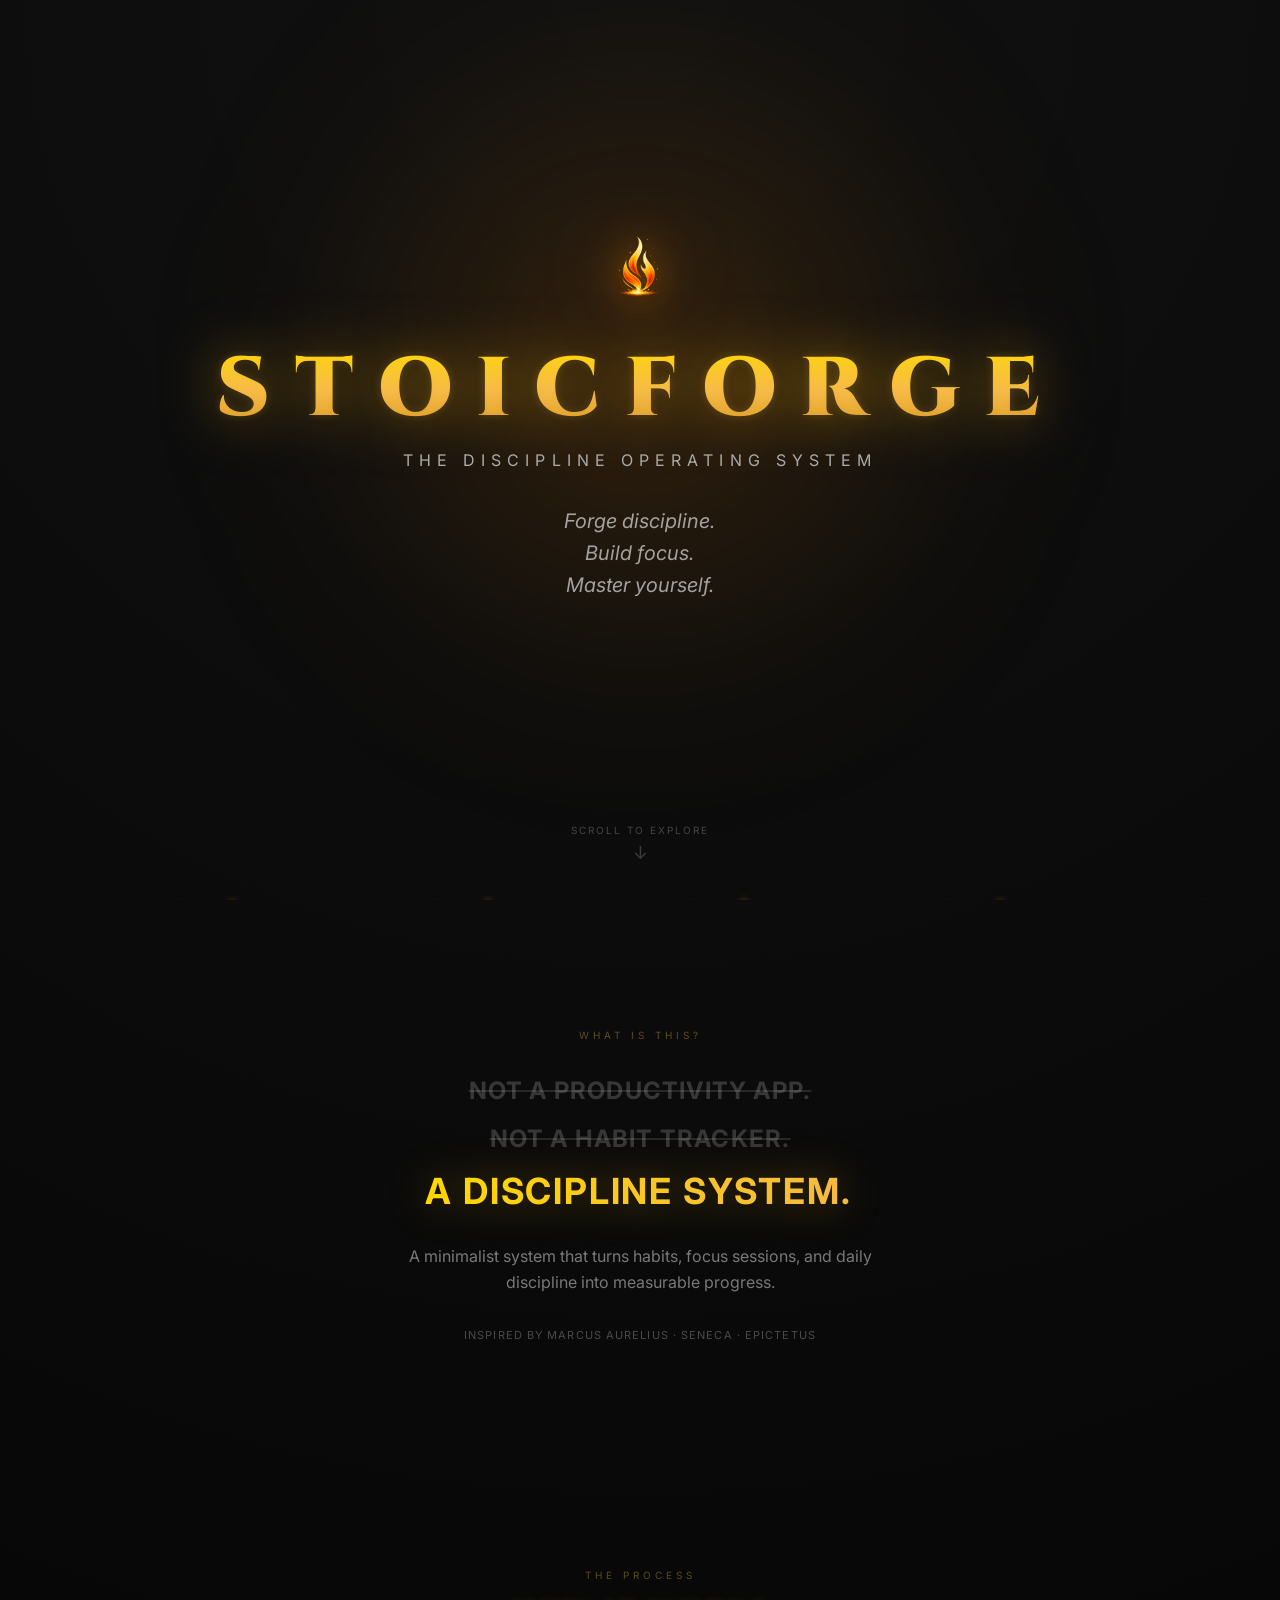
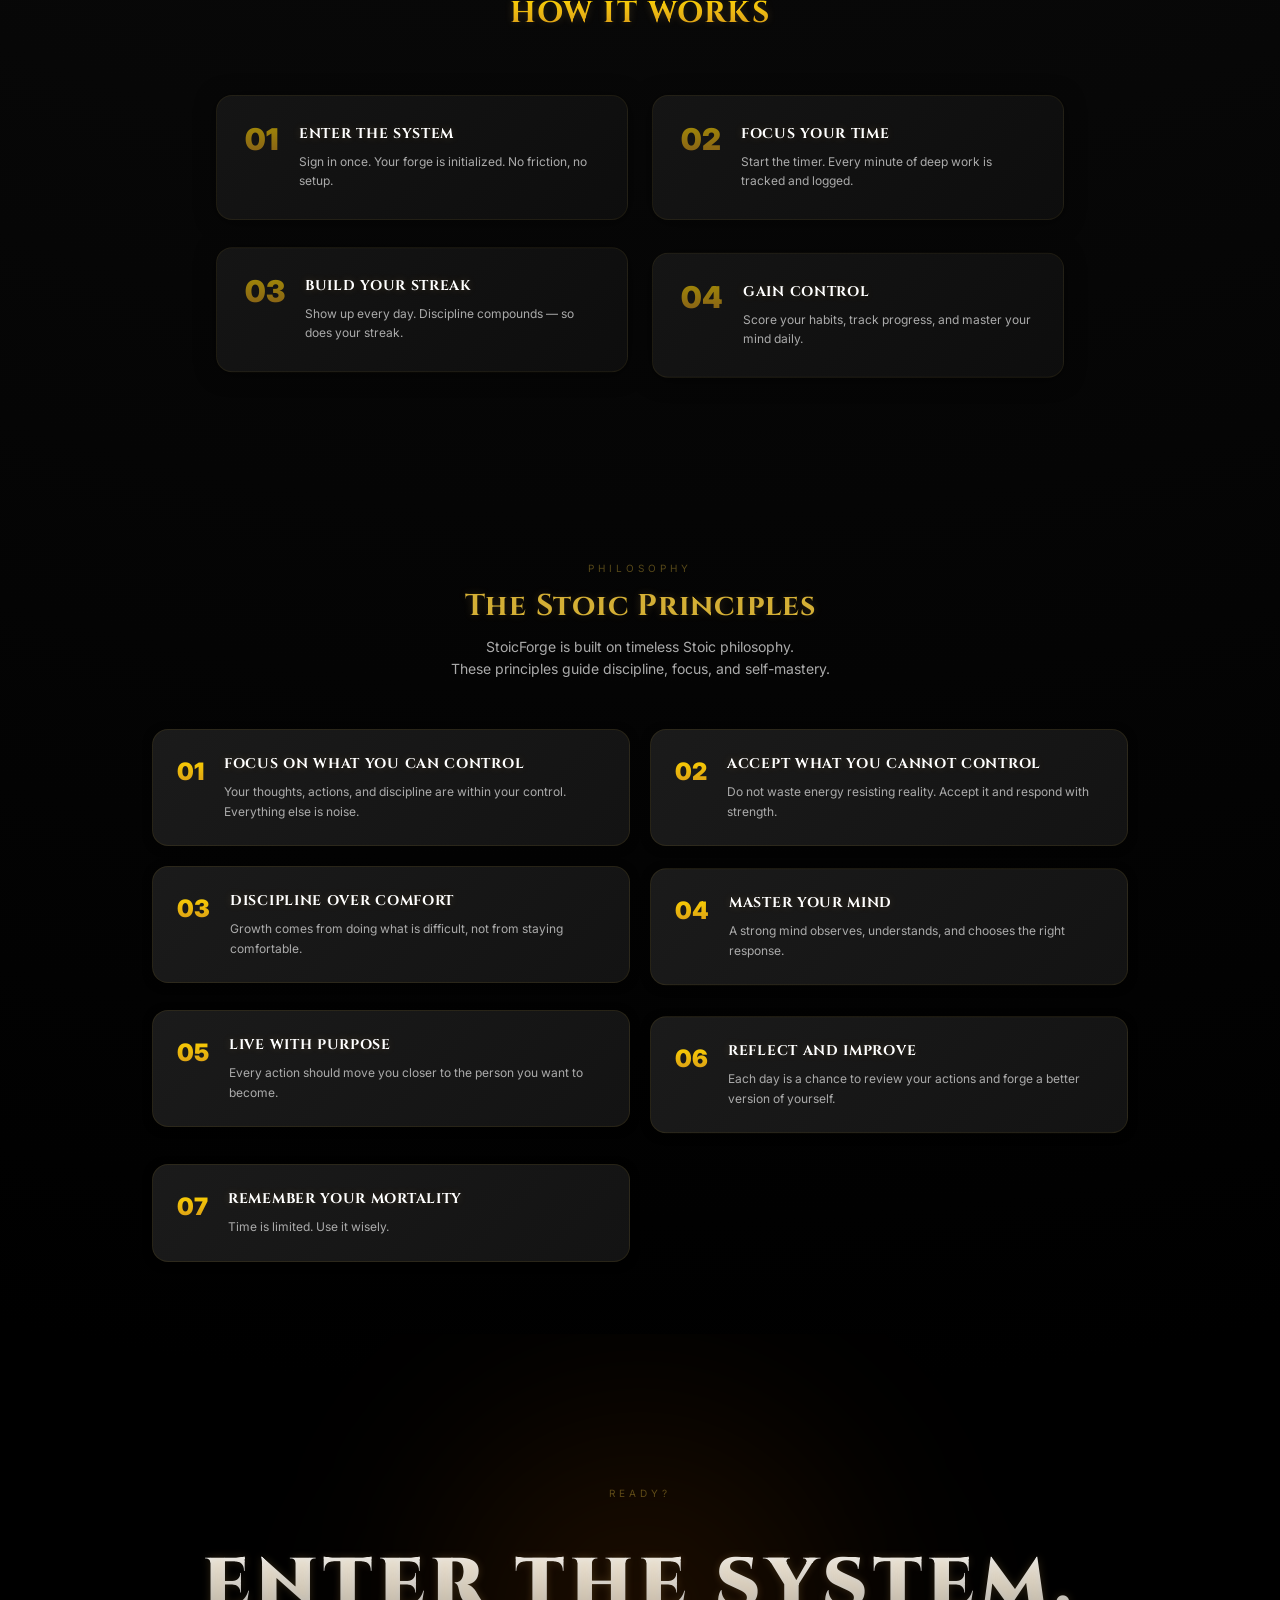
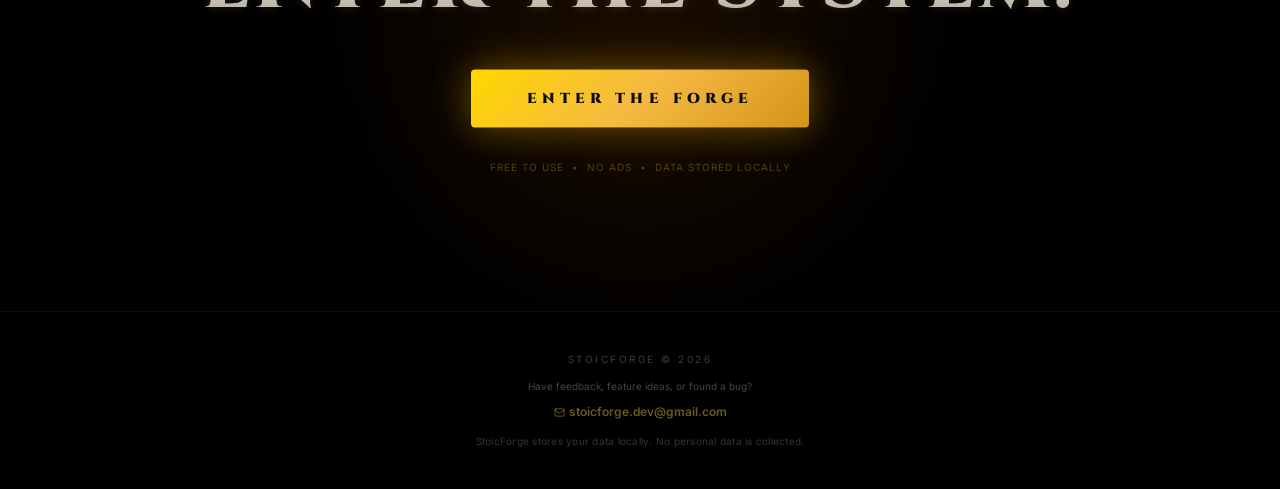
<file: index.html>
<!doctype html>
<html lang="en">
  <head>
    <meta charset="UTF-8" />
    <meta
      name="viewport"
      content="width=device-width, initial-scale=1.0, maximum-scale=1"
    />
    <title>StoicForge – Discipline Operating System</title>
    <meta name="description" content="Build discipline, track focus sessions, and forge consistency with StoicForge." />
    <meta name="keywords" content="discipline app, focus timer, habit tracker, productivity app, stoic philosophy" />
    <link rel="canonical" href="https://stoicforge.life/" />

    <meta property="og:title" content="StoicForge – Discipline Operating System" />
    <meta property="og:description" content="Track focus, build discipline, and forge consistency daily." />
    <meta property="og:image" content="/stoicforge-flame.svg" />
    <meta property="og:url" content="https://stoicforge.life/" />
    <meta property="og:type" content="website" />

    <link rel="icon" type="image/png" sizes="32x32" href="/favicon-32x32.png" />
    <link rel="icon" type="image/png" sizes="16x16" href="/favicon-16x16.png" />
    <link rel="icon" href="/favicon.ico" />
    <link rel="apple-touch-icon" href="/apple-touch-icon.png" />
    <link rel="manifest" href="/site.webmanifest" />
    <link rel="shortcut icon" href="/favicon.ico" />
    <link rel="preconnect" href="https://fonts.googleapis.com" />
    <link rel="preconnect" href="https://fonts.gstatic.com" crossorigin />
    <link
      href="https://fonts.googleapis.com/css2?family=Architects+Daughter&family=DM+Sans:ital,opsz,wght@0,9..40,100..1000;1,9..40,100..1000&family=Fira+Code:wght@300..700&family=Geist+Mono:wght@100..900&family=Geist:wght@100..900&family=IBM+Plex+Mono:ital,wght@0,100;0,200;0,300;0,400;0,500;0,600;0,700;1,100;1,200;1,300;1,400;1,500;1,600;1,700&family=IBM+Plex+Sans:ital,wght@0,100..700;1,100..700&family=Inter:ital,opsz,wght@0,14..32,100..900;1,14..32,100..900&family=JetBrains+Mono:ital,wght@0,100..800;1,100..800;1,100..800;1,100..800&family=Libre+Baskerville:ital,wght@0,400;0,700;1,400&family=Lora:ital,wght@0,400..700;1,400..700&family=Merriweather:ital,opsz,wght@0,18..144,300..900;1,18..144,300..900&family=Montserrat:ital,wght@0,100..900;1,100..900&family=Open+Sans:ital,wght@0,300..800;1,300..800&family=Outfit:wght@100..900&family=Oxanium:wght@200..800&family=Playfair+Display:ital,wght@0,400..900;1,400..900&family=Plus+Jakarta+Sans:wght@0,200..800;1,200..800&family=Poppins:wght@0,100;0,200;0,300;0,400;0,500;0,600;0,700;0,800;0,900;1,100;1,200;1,300;1,400;1,500;1,600;1,700;1,800;1,900&family=Roboto+Mono:ital,wght@0,100..700;1,100..700;1,100..700;1,100..700&family=Roboto:ital,wght@0,100..900;1,100..900&family=Source+Code+Pro:wght@0,200..900;1,200..900;1,200..900;1,200..900&family=Source+Serif+4:ital,opsz,wght@0,8..60,200..900;1,200..900&family=Space+Grotesk:wght@300..700&family=Space+Mono:ital,wght@0,400;0,700;1,400;1,700&display=swap"
      rel="stylesheet"
    />
    <!-- Google AdSense site verification / ad code -->
    <script async src="https://pagead2.googlesyndication.com/pagead/js/adsbygoogle.js?client=ca-pub-6369594430309238"
      crossorigin="anonymous"></script>
    <!-- Google AdSense site verification / ad code -->
    <script async src="https://pagead2.googlesyndication.com/pagead/js/adsbygoogle.js?client=ca-pub-6369594430309238"
      crossorigin="anonymous"></script>
    <!-- Google Analytics -->
    <script async src="https://www.googletagmanager.com/gtag/js?id=G-GJX3338EN8"></script>
    <script>
      window.dataLayer = window.dataLayer || [];
      function gtag(){dataLayer.push(arguments);}
      gtag('js', new Date());
      gtag('config', 'G-GJX3338EN8');
    </script>
    <script type="module" crossorigin src="/assets/index-H4rrrELU.js"></script>
    <link rel="stylesheet" crossorigin href="/assets/index---OIqAV9.css">
  </head>
  <body>
    <div id="root"></div>
  </body>
</html>
</file>
<file: assets/index---OIqAV9.css>
@import"https://fonts.googleapis.com/css2?family=Cinzel:wght@400;500;600;700;800;900&family=Inter:wght@300;400;500;600;700&display=swap";*,:before,:after{--tw-border-spacing-x: 0;--tw-border-spacing-y: 0;--tw-translate-x: 0;--tw-translate-y: 0;--tw-rotate: 0;--tw-skew-x: 0;--tw-skew-y: 0;--tw-scale-x: 1;--tw-scale-y: 1;--tw-pan-x: ;--tw-pan-y: ;--tw-pinch-zoom: ;--tw-scroll-snap-strictness: proximity;--tw-gradient-from-position: ;--tw-gradient-via-position: ;--tw-gradient-to-position: ;--tw-ordinal: ;--tw-slashed-zero: ;--tw-numeric-figure: ;--tw-numeric-spacing: ;--tw-numeric-fraction: ;--tw-ring-inset: ;--tw-ring-offset-width: 0px;--tw-ring-offset-color: #fff;--tw-ring-color: rgb(59 130 246 / .5);--tw-ring-offset-shadow: 0 0 #0000;--tw-ring-shadow: 0 0 #0000;--tw-shadow: 0 0 #0000;--tw-shadow-colored: 0 0 #0000;--tw-blur: ;--tw-brightness: ;--tw-contrast: ;--tw-grayscale: ;--tw-hue-rotate: ;--tw-invert: ;--tw-saturate: ;--tw-sepia: ;--tw-drop-shadow: ;--tw-backdrop-blur: ;--tw-backdrop-brightness: ;--tw-backdrop-contrast: ;--tw-backdrop-grayscale: ;--tw-backdrop-hue-rotate: ;--tw-backdrop-invert: ;--tw-backdrop-opacity: ;--tw-backdrop-saturate: ;--tw-backdrop-sepia: ;--tw-contain-size: ;--tw-contain-layout: ;--tw-contain-paint: ;--tw-contain-style: }::backdrop{--tw-border-spacing-x: 0;--tw-border-spacing-y: 0;--tw-translate-x: 0;--tw-translate-y: 0;--tw-rotate: 0;--tw-skew-x: 0;--tw-skew-y: 0;--tw-scale-x: 1;--tw-scale-y: 1;--tw-pan-x: ;--tw-pan-y: ;--tw-pinch-zoom: ;--tw-scroll-snap-strictness: proximity;--tw-gradient-from-position: ;--tw-gradient-via-position: ;--tw-gradient-to-position: ;--tw-ordinal: ;--tw-slashed-zero: ;--tw-numeric-figure: ;--tw-numeric-spacing: ;--tw-numeric-fraction: ;--tw-ring-inset: ;--tw-ring-offset-width: 0px;--tw-ring-offset-color: #fff;--tw-ring-color: rgb(59 130 246 / .5);--tw-ring-offset-shadow: 0 0 #0000;--tw-ring-shadow: 0 0 #0000;--tw-shadow: 0 0 #0000;--tw-shadow-colored: 0 0 #0000;--tw-blur: ;--tw-brightness: ;--tw-contrast: ;--tw-grayscale: ;--tw-hue-rotate: ;--tw-invert: ;--tw-saturate: ;--tw-sepia: ;--tw-drop-shadow: ;--tw-backdrop-blur: ;--tw-backdrop-brightness: ;--tw-backdrop-contrast: ;--tw-backdrop-grayscale: ;--tw-backdrop-hue-rotate: ;--tw-backdrop-invert: ;--tw-backdrop-opacity: ;--tw-backdrop-saturate: ;--tw-backdrop-sepia: ;--tw-contain-size: ;--tw-contain-layout: ;--tw-contain-paint: ;--tw-contain-style: }*,:before,:after{box-sizing:border-box;border-width:0;border-style:solid;border-color:#e5e7eb}:before,:after{--tw-content: ""}html,:host{line-height:1.5;-webkit-text-size-adjust:100%;-moz-tab-size:4;-o-tab-size:4;tab-size:4;font-family:var(--font-sans);font-feature-settings:normal;font-variation-settings:normal;-webkit-tap-highlight-color:transparent}body{margin:0;line-height:inherit}hr{height:0;color:inherit;border-top-width:1px}abbr:where([title]){-webkit-text-decoration:underline dotted;text-decoration:underline dotted}h1,h2,h3,h4,h5,h6{font-size:inherit;font-weight:inherit}a{color:inherit;text-decoration:inherit}b,strong{font-weight:bolder}code,kbd,samp,pre{font-family:var(--font-mono);font-feature-settings:normal;font-variation-settings:normal;font-size:1em}small{font-size:80%}sub,sup{font-size:75%;line-height:0;position:relative;vertical-align:baseline}sub{bottom:-.25em}sup{top:-.5em}table{text-indent:0;border-color:inherit;border-collapse:collapse}button,input,optgroup,select,textarea{font-family:inherit;font-feature-settings:inherit;font-variation-settings:inherit;font-size:100%;font-weight:inherit;line-height:inherit;letter-spacing:inherit;color:inherit;margin:0;padding:0}button,select{text-transform:none}button,input:where([type=button]),input:where([type=reset]),input:where([type=submit]){-webkit-appearance:button;background-color:transparent;background-image:none}:-moz-focusring{outline:auto}:-moz-ui-invalid{box-shadow:none}progress{vertical-align:baseline}::-webkit-inner-spin-button,::-webkit-outer-spin-button{height:auto}[type=search]{-webkit-appearance:textfield;outline-offset:-2px}::-webkit-search-decoration{-webkit-appearance:none}::-webkit-file-upload-button{-webkit-appearance:button;font:inherit}summary{display:list-item}blockquote,dl,dd,h1,h2,h3,h4,h5,h6,hr,figure,p,pre{margin:0}fieldset{margin:0;padding:0}legend{padding:0}ol,ul,menu{list-style:none;margin:0;padding:0}dialog{padding:0}textarea{resize:vertical}input::-moz-placeholder,textarea::-moz-placeholder{opacity:1;color:#9ca3af}input::placeholder,textarea::placeholder{opacity:1;color:#9ca3af}button,[role=button]{cursor:pointer}:disabled{cursor:default}img,svg,video,canvas,audio,iframe,embed,object{display:block;vertical-align:middle}img,video{max-width:100%;height:auto}[hidden]:where(:not([hidden=until-found])){display:none}html{scroll-behavior:smooth}:root{--background: 0 0% 6%;--foreground: 0 0% 100%;--card: 0 0% 11%;--card-foreground: 0 0% 100%;--popover: 0 0% 11%;--popover-foreground: 0 0% 100%;--primary: 46 65% 52%;--primary-foreground: 0 0% 6%;--secondary: 0 0% 15%;--secondary-foreground: 0 0% 80%;--muted: 0 0% 15%;--muted-foreground: 0 0% 67%;--accent: 46 65% 52%;--accent-foreground: 0 0% 6%;--destructive: 0 84% 60%;--destructive-foreground: 0 0% 100%;--border: 0 0% 20%;--input: 0 0% 20%;--ring: 46 65% 52%;--radius: .5rem;--font-cinzel: "Cinzel", serif;--font-inter: "Inter", sans-serif}body{--tw-bg-opacity: 1;background-color:hsl(var(--background) / var(--tw-bg-opacity, 1));--tw-text-opacity: 1;color:hsl(var(--foreground) / var(--tw-text-opacity, 1));-webkit-font-smoothing:antialiased;-moz-osx-font-smoothing:grayscale}body *::-moz-selection{background-color:hsl(var(--primary) / .3);--tw-text-opacity: 1;color:hsl(var(--primary) / var(--tw-text-opacity, 1))}body *::selection{background-color:hsl(var(--primary) / .3);--tw-text-opacity: 1;color:hsl(var(--primary) / var(--tw-text-opacity, 1))}body::-moz-selection{background-color:hsl(var(--primary) / .3);--tw-text-opacity: 1;color:hsl(var(--primary) / var(--tw-text-opacity, 1))}body::selection{background-color:hsl(var(--primary) / .3);--tw-text-opacity: 1;color:hsl(var(--primary) / var(--tw-text-opacity, 1))}body{font-family:var(--font-inter);background-image:radial-gradient(rgba(255,255,255,.025) 1px,transparent 1px),radial-gradient(circle at 50% 0%,rgba(212,175,55,.04) 0%,transparent 50%);background-size:3px 3px,100% 100%;background-attachment:fixed}h1,h2,h3,h4,h5,h6{font-family:var(--font-cinzel);letter-spacing:.025em;text-shadow:0 0 8px rgba(255,200,100,.18)}.sr-only{position:absolute;width:1px;height:1px;padding:0;margin:-1px;overflow:hidden;clip:rect(0,0,0,0);white-space:nowrap;border-width:0}.pointer-events-none{pointer-events:none}.pointer-events-auto{pointer-events:auto}.visible{visibility:visible}.invisible{visibility:hidden}.fixed{position:fixed}.absolute{position:absolute}.relative{position:relative}.sticky{position:sticky}.inset-0{inset:0}.inset-x-0{left:0;right:0}.inset-y-0{top:0;bottom:0}.-bottom-12{bottom:-3rem}.-bottom-4{bottom:-1rem}.-left-12{left:-3rem}.-right-12{right:-3rem}.-right-4{right:-1rem}.-top-1{top:-.25rem}.-top-12{top:-3rem}.bottom-0{bottom:0}.bottom-10{bottom:2.5rem}.left-0{left:0}.left-1{left:.25rem}.left-1\/2{left:50%}.left-2{left:.5rem}.left-3{left:.75rem}.left-\[50\%\]{left:50%}.right-0{right:0}.right-1{right:.25rem}.right-2{right:.5rem}.right-3{right:.75rem}.right-4{right:1rem}.right-8{right:2rem}.top-0{top:0}.top-1\.5{top:.375rem}.top-1\/2{top:50%}.top-2{top:.5rem}.top-3{top:.75rem}.top-3\.5{top:.875rem}.top-4{top:1rem}.top-\[1px\]{top:1px}.top-\[50\%\]{top:50%}.top-\[60\%\]{top:60%}.top-full{top:100%}.z-0{z-index:0}.z-10{z-index:10}.z-20{z-index:20}.z-50{z-index:50}.z-\[100\]{z-index:100}.z-\[1\]{z-index:1}.z-\[200\]{z-index:200}.z-\[300\]{z-index:300}.z-\[999\]{z-index:999}.-mx-1{margin-left:-.25rem;margin-right:-.25rem}.mx-2{margin-left:.5rem;margin-right:.5rem}.mx-3\.5{margin-left:.875rem;margin-right:.875rem}.mx-4{margin-left:1rem;margin-right:1rem}.mx-auto{margin-left:auto;margin-right:auto}.my-0\.5{margin-top:.125rem;margin-bottom:.125rem}.my-1{margin-top:.25rem;margin-bottom:.25rem}.-ml-4{margin-left:-1rem}.-mt-4{margin-top:-1rem}.mb-1{margin-bottom:.25rem}.mb-10{margin-bottom:2.5rem}.mb-12{margin-bottom:3rem}.mb-16{margin-bottom:4rem}.mb-2{margin-bottom:.5rem}.mb-3{margin-bottom:.75rem}.mb-4{margin-bottom:1rem}.mb-6{margin-bottom:1.5rem}.ml-0\.5{margin-left:.125rem}.ml-1{margin-left:.25rem}.ml-auto{margin-left:auto}.mr-1{margin-right:.25rem}.mr-2{margin-right:.5rem}.mt-0\.5{margin-top:.125rem}.mt-1{margin-top:.25rem}.mt-1\.5{margin-top:.375rem}.mt-2{margin-top:.5rem}.mt-24{margin-top:6rem}.mt-3{margin-top:.75rem}.mt-4{margin-top:1rem}.mt-5{margin-top:1.25rem}.mt-6{margin-top:1.5rem}.mt-auto{margin-top:auto}.block{display:block}.inline-block{display:inline-block}.inline{display:inline}.flex{display:flex}.inline-flex{display:inline-flex}.table{display:table}.grid{display:grid}.hidden{display:none}.aspect-square{aspect-ratio:1 / 1}.aspect-video{aspect-ratio:16 / 9}.size-4{width:1rem;height:1rem}.h-0\.5{height:.125rem}.h-1{height:.25rem}.h-1\.5{height:.375rem}.h-10{height:2.5rem}.h-11{height:2.75rem}.h-12{height:3rem}.h-16{height:4rem}.h-2{height:.5rem}.h-2\.5{height:.625rem}.h-3{height:.75rem}.h-3\.5{height:.875rem}.h-4{height:1rem}.h-40{height:10rem}.h-5{height:1.25rem}.h-6{height:1.5rem}.h-7{height:1.75rem}.h-8{height:2rem}.h-9{height:2.25rem}.h-\[1\.5px\]{height:1.5px}.h-\[1px\]{height:1px}.h-\[220px\]{height:220px}.h-\[var\(--radix-navigation-menu-viewport-height\)\]{height:var(--radix-navigation-menu-viewport-height)}.h-\[var\(--radix-select-trigger-height\)\]{height:var(--radix-select-trigger-height)}.h-auto{height:auto}.h-full{height:100%}.h-px{height:1px}.h-svh{height:100svh}.max-h-\[--radix-context-menu-content-available-height\]{max-height:var(--radix-context-menu-content-available-height)}.max-h-\[--radix-select-content-available-height\]{max-height:var(--radix-select-content-available-height)}.max-h-\[300px\]{max-height:300px}.max-h-\[60vh\]{max-height:60vh}.max-h-\[var\(--radix-dropdown-menu-content-available-height\)\]{max-height:var(--radix-dropdown-menu-content-available-height)}.max-h-screen{max-height:100vh}.min-h-0{min-height:0px}.min-h-10{min-height:2.5rem}.min-h-8{min-height:2rem}.min-h-9{min-height:2.25rem}.min-h-\[150px\]{min-height:150px}.min-h-\[300px\]{min-height:300px}.min-h-\[80px\]{min-height:80px}.min-h-screen{min-height:100vh}.min-h-svh{min-height:100svh}.w-0{width:0px}.w-1{width:.25rem}.w-1\.5{width:.375rem}.w-1\/3{width:33.333333%}.w-10{width:2.5rem}.w-11{width:2.75rem}.w-2{width:.5rem}.w-2\.5{width:.625rem}.w-3{width:.75rem}.w-3\.5{width:.875rem}.w-3\/4{width:75%}.w-4{width:1rem}.w-5{width:1.25rem}.w-6{width:1.5rem}.w-64{width:16rem}.w-7{width:1.75rem}.w-72{width:18rem}.w-8{width:2rem}.w-9{width:2.25rem}.w-\[100px\]{width:100px}.w-\[1px\]{width:1px}.w-\[var\(--sidebar-width\)\]{width:var(--sidebar-width)}.w-auto{width:auto}.w-full{width:100%}.w-max{width:-moz-max-content;width:max-content}.w-px{width:1px}.min-w-0{min-width:0px}.min-w-10{min-width:2.5rem}.min-w-11{min-width:2.75rem}.min-w-5{min-width:1.25rem}.min-w-9{min-width:2.25rem}.min-w-\[12rem\]{min-width:12rem}.min-w-\[8rem\]{min-width:8rem}.min-w-\[var\(--radix-select-trigger-width\)\]{min-width:var(--radix-select-trigger-width)}.max-w-3xl{max-width:48rem}.max-w-4xl{max-width:56rem}.max-w-5xl{max-width:64rem}.max-w-\[var\(--skeleton-width\)\]{max-width:var(--skeleton-width)}.max-w-lg{max-width:32rem}.max-w-max{max-width:-moz-max-content;max-width:max-content}.max-w-md{max-width:28rem}.max-w-xl{max-width:36rem}.flex-1{flex:1 1 0%}.flex-shrink-0,.shrink-0{flex-shrink:0}.grow{flex-grow:1}.grow-0{flex-grow:0}.basis-full{flex-basis:100%}.caption-bottom{caption-side:bottom}.border-collapse{border-collapse:collapse}.origin-\[--radix-context-menu-content-transform-origin\]{transform-origin:var(--radix-context-menu-content-transform-origin)}.origin-\[--radix-dropdown-menu-content-transform-origin\]{transform-origin:var(--radix-dropdown-menu-content-transform-origin)}.origin-\[--radix-hover-card-content-transform-origin\]{transform-origin:var(--radix-hover-card-content-transform-origin)}.origin-\[--radix-menubar-content-transform-origin\]{transform-origin:var(--radix-menubar-content-transform-origin)}.origin-\[--radix-popover-content-transform-origin\]{transform-origin:var(--radix-popover-content-transform-origin)}.origin-\[--radix-select-content-transform-origin\]{transform-origin:var(--radix-select-content-transform-origin)}.origin-\[--radix-tooltip-content-transform-origin\]{transform-origin:var(--radix-tooltip-content-transform-origin)}.-translate-x-1\/2{--tw-translate-x: -50%;transform:translate(var(--tw-translate-x),var(--tw-translate-y)) rotate(var(--tw-rotate)) skew(var(--tw-skew-x)) skewY(var(--tw-skew-y)) scaleX(var(--tw-scale-x)) scaleY(var(--tw-scale-y))}.-translate-x-px{--tw-translate-x: -1px;transform:translate(var(--tw-translate-x),var(--tw-translate-y)) rotate(var(--tw-rotate)) skew(var(--tw-skew-x)) skewY(var(--tw-skew-y)) scaleX(var(--tw-scale-x)) scaleY(var(--tw-scale-y))}.-translate-y-1\/2{--tw-translate-y: -50%;transform:translate(var(--tw-translate-x),var(--tw-translate-y)) rotate(var(--tw-rotate)) skew(var(--tw-skew-x)) skewY(var(--tw-skew-y)) scaleX(var(--tw-scale-x)) scaleY(var(--tw-scale-y))}.translate-x-1{--tw-translate-x: .25rem;transform:translate(var(--tw-translate-x),var(--tw-translate-y)) rotate(var(--tw-rotate)) skew(var(--tw-skew-x)) skewY(var(--tw-skew-y)) scaleX(var(--tw-scale-x)) scaleY(var(--tw-scale-y))}.translate-x-6{--tw-translate-x: 1.5rem;transform:translate(var(--tw-translate-x),var(--tw-translate-y)) rotate(var(--tw-rotate)) skew(var(--tw-skew-x)) skewY(var(--tw-skew-y)) scaleX(var(--tw-scale-x)) scaleY(var(--tw-scale-y))}.translate-x-\[-50\%\]{--tw-translate-x: -50%;transform:translate(var(--tw-translate-x),var(--tw-translate-y)) rotate(var(--tw-rotate)) skew(var(--tw-skew-x)) skewY(var(--tw-skew-y)) scaleX(var(--tw-scale-x)) scaleY(var(--tw-scale-y))}.translate-x-px{--tw-translate-x: 1px;transform:translate(var(--tw-translate-x),var(--tw-translate-y)) rotate(var(--tw-rotate)) skew(var(--tw-skew-x)) skewY(var(--tw-skew-y)) scaleX(var(--tw-scale-x)) scaleY(var(--tw-scale-y))}.translate-y-\[-50\%\]{--tw-translate-y: -50%;transform:translate(var(--tw-translate-x),var(--tw-translate-y)) rotate(var(--tw-rotate)) skew(var(--tw-skew-x)) skewY(var(--tw-skew-y)) scaleX(var(--tw-scale-x)) scaleY(var(--tw-scale-y))}.-rotate-90{--tw-rotate: -90deg;transform:translate(var(--tw-translate-x),var(--tw-translate-y)) rotate(var(--tw-rotate)) skew(var(--tw-skew-x)) skewY(var(--tw-skew-y)) scaleX(var(--tw-scale-x)) scaleY(var(--tw-scale-y))}.rotate-45{--tw-rotate: 45deg;transform:translate(var(--tw-translate-x),var(--tw-translate-y)) rotate(var(--tw-rotate)) skew(var(--tw-skew-x)) skewY(var(--tw-skew-y)) scaleX(var(--tw-scale-x)) scaleY(var(--tw-scale-y))}.rotate-90{--tw-rotate: 90deg;transform:translate(var(--tw-translate-x),var(--tw-translate-y)) rotate(var(--tw-rotate)) skew(var(--tw-skew-x)) skewY(var(--tw-skew-y)) scaleX(var(--tw-scale-x)) scaleY(var(--tw-scale-y))}.transform{transform:translate(var(--tw-translate-x),var(--tw-translate-y)) rotate(var(--tw-rotate)) skew(var(--tw-skew-x)) skewY(var(--tw-skew-y)) scaleX(var(--tw-scale-x)) scaleY(var(--tw-scale-y))}@keyframes pulse{50%{opacity:.5}}.animate-pulse{animation:pulse 2s cubic-bezier(.4,0,.6,1) infinite}@keyframes spin{to{transform:rotate(360deg)}}.animate-spin{animation:spin 1s linear infinite}.cursor-default{cursor:default}.cursor-not-allowed{cursor:not-allowed}.cursor-pointer{cursor:pointer}.touch-none{touch-action:none}.select-none{-webkit-user-select:none;-moz-user-select:none;user-select:none}.resize-none{resize:none}.list-none{list-style-type:none}.grid-cols-1{grid-template-columns:repeat(1,minmax(0,1fr))}.grid-cols-2{grid-template-columns:repeat(2,minmax(0,1fr))}.grid-cols-3{grid-template-columns:repeat(3,minmax(0,1fr))}.flex-row{flex-direction:row}.flex-col{flex-direction:column}.flex-col-reverse{flex-direction:column-reverse}.flex-wrap{flex-wrap:wrap}.items-start{align-items:flex-start}.items-end{align-items:flex-end}.items-center{align-items:center}.items-stretch{align-items:stretch}.justify-center{justify-content:center}.justify-between{justify-content:space-between}.justify-around{justify-content:space-around}.gap-1{gap:.25rem}.gap-1\.5{gap:.375rem}.gap-2{gap:.5rem}.gap-2\.5{gap:.625rem}.gap-3{gap:.75rem}.gap-4{gap:1rem}.gap-5{gap:1.25rem}.gap-6{gap:1.5rem}.gap-8{gap:2rem}.gap-x-3{-moz-column-gap:.75rem;column-gap:.75rem}.gap-y-1{row-gap:.25rem}.space-x-1>:not([hidden])~:not([hidden]){--tw-space-x-reverse: 0;margin-right:calc(.25rem * var(--tw-space-x-reverse));margin-left:calc(.25rem * calc(1 - var(--tw-space-x-reverse)))}.space-x-4>:not([hidden])~:not([hidden]){--tw-space-x-reverse: 0;margin-right:calc(1rem * var(--tw-space-x-reverse));margin-left:calc(1rem * calc(1 - var(--tw-space-x-reverse)))}.space-y-0\.5>:not([hidden])~:not([hidden]){--tw-space-y-reverse: 0;margin-top:calc(.125rem * calc(1 - var(--tw-space-y-reverse)));margin-bottom:calc(.125rem * var(--tw-space-y-reverse))}.space-y-1>:not([hidden])~:not([hidden]){--tw-space-y-reverse: 0;margin-top:calc(.25rem * calc(1 - var(--tw-space-y-reverse)));margin-bottom:calc(.25rem * var(--tw-space-y-reverse))}.space-y-1\.5>:not([hidden])~:not([hidden]){--tw-space-y-reverse: 0;margin-top:calc(.375rem * calc(1 - var(--tw-space-y-reverse)));margin-bottom:calc(.375rem * var(--tw-space-y-reverse))}.space-y-2>:not([hidden])~:not([hidden]){--tw-space-y-reverse: 0;margin-top:calc(.5rem * calc(1 - var(--tw-space-y-reverse)));margin-bottom:calc(.5rem * var(--tw-space-y-reverse))}.space-y-2\.5>:not([hidden])~:not([hidden]){--tw-space-y-reverse: 0;margin-top:calc(.625rem * calc(1 - var(--tw-space-y-reverse)));margin-bottom:calc(.625rem * var(--tw-space-y-reverse))}.space-y-3>:not([hidden])~:not([hidden]){--tw-space-y-reverse: 0;margin-top:calc(.75rem * calc(1 - var(--tw-space-y-reverse)));margin-bottom:calc(.75rem * var(--tw-space-y-reverse))}.space-y-4>:not([hidden])~:not([hidden]){--tw-space-y-reverse: 0;margin-top:calc(1rem * calc(1 - var(--tw-space-y-reverse)));margin-bottom:calc(1rem * var(--tw-space-y-reverse))}.space-y-6>:not([hidden])~:not([hidden]){--tw-space-y-reverse: 0;margin-top:calc(1.5rem * calc(1 - var(--tw-space-y-reverse)));margin-bottom:calc(1.5rem * var(--tw-space-y-reverse))}.overflow-auto{overflow:auto}.overflow-hidden{overflow:hidden}.overflow-x-auto{overflow-x:auto}.overflow-y-auto{overflow-y:auto}.overflow-x-hidden{overflow-x:hidden}.truncate{overflow:hidden;text-overflow:ellipsis;white-space:nowrap}.whitespace-nowrap{white-space:nowrap}.whitespace-pre-wrap{white-space:pre-wrap}.break-words{overflow-wrap:break-word}.rounded{border-radius:.25rem}.rounded-2xl{border-radius:1rem}.rounded-\[2px\]{border-radius:2px}.rounded-\[inherit\]{border-radius:inherit}.rounded-full{border-radius:9999px}.rounded-lg{border-radius:.5625rem}.rounded-md{border-radius:.375rem}.rounded-sm{border-radius:.1875rem}.rounded-xl{border-radius:.75rem}.rounded-t-\[10px\]{border-top-left-radius:10px;border-top-right-radius:10px}.rounded-tl-sm{border-top-left-radius:.1875rem}.border{border-width:1px}.border-2{border-width:2px}.border-\[1\.5px\]{border-width:1.5px}.border-y{border-top-width:1px;border-bottom-width:1px}.border-b{border-bottom-width:1px}.border-l{border-left-width:1px}.border-r{border-right-width:1px}.border-t{border-top-width:1px}.border-t-4{border-top-width:4px}.border-dashed{border-style:dashed}.border-\[--color-border\]{border-color:var(--color-border)}.border-border{--tw-border-opacity: 1;border-color:hsl(var(--border) / var(--tw-border-opacity, 1))}.border-border\/30{border-color:hsl(var(--border) / .3)}.border-border\/40{border-color:hsl(var(--border) / .4)}.border-border\/50{border-color:hsl(var(--border) / .5)}.border-card-border{--tw-border-opacity: 1;border-color:hsl(var(--card-border) / var(--tw-border-opacity, 1))}.border-destructive{--tw-border-opacity: 1;border-color:hsl(var(--destructive) / var(--tw-border-opacity, 1))}.border-destructive-border{border-color:var(--destructive-border)}.border-destructive\/50{border-color:hsl(var(--destructive) / .5)}.border-green-500{--tw-border-opacity: 1;border-color:rgb(34 197 94 / var(--tw-border-opacity, 1))}.border-green-500\/50{border-color:#22c55e80}.border-input{--tw-border-opacity: 1;border-color:hsl(var(--input) / var(--tw-border-opacity, 1))}.border-muted-foreground{--tw-border-opacity: 1;border-color:hsl(var(--muted-foreground) / var(--tw-border-opacity, 1))}.border-muted-foreground\/20{border-color:hsl(var(--muted-foreground) / .2)}.border-muted-foreground\/50{border-color:hsl(var(--muted-foreground) / .5)}.border-orange-500\/10{border-color:#f973161a}.border-orange-500\/20{border-color:#f9731633}.border-primary{--tw-border-opacity: 1;border-color:hsl(var(--primary) / var(--tw-border-opacity, 1))}.border-primary-border{border-color:var(--primary-border)}.border-primary\/20{border-color:hsl(var(--primary) / .2)}.border-primary\/30{border-color:hsl(var(--primary) / .3)}.border-primary\/50{border-color:hsl(var(--primary) / .5)}.border-secondary-border{border-color:var(--secondary-border)}.border-sidebar-border{--tw-border-opacity: 1;border-color:hsl(var(--sidebar-border) / var(--tw-border-opacity, 1))}.border-transparent{border-color:transparent}.border-white\/20{border-color:#fff3}.border-white\/5{border-color:#ffffff0d}.border-white\/\[0\.04\]{border-color:#ffffff0a}.border-white\/\[0\.05\]{border-color:#ffffff0d}.border-l-transparent{border-left-color:transparent}.border-t-primary{--tw-border-opacity: 1;border-top-color:hsl(var(--primary) / var(--tw-border-opacity, 1))}.border-t-transparent{border-top-color:transparent}.bg-\[\#1c1c1c\]{--tw-bg-opacity: 1;background-color:rgb(28 28 28 / var(--tw-bg-opacity, 1))}.bg-\[--color-bg\]{background-color:var(--color-bg)}.bg-accent{--tw-bg-opacity: 1;background-color:hsl(var(--accent) / var(--tw-bg-opacity, 1))}.bg-background{--tw-bg-opacity: 1;background-color:hsl(var(--background) / var(--tw-bg-opacity, 1))}.bg-background\/80{background-color:hsl(var(--background) / .8)}.bg-black\/80{background-color:#000c}.bg-border{--tw-bg-opacity: 1;background-color:hsl(var(--border) / var(--tw-bg-opacity, 1))}.bg-card{--tw-bg-opacity: 1;background-color:hsl(var(--card) / var(--tw-bg-opacity, 1))}.bg-destructive{--tw-bg-opacity: 1;background-color:hsl(var(--destructive) / var(--tw-bg-opacity, 1))}.bg-foreground{--tw-bg-opacity: 1;background-color:hsl(var(--foreground) / var(--tw-bg-opacity, 1))}.bg-gray-50{--tw-bg-opacity: 1;background-color:rgb(249 250 251 / var(--tw-bg-opacity, 1))}.bg-green-500{--tw-bg-opacity: 1;background-color:rgb(34 197 94 / var(--tw-bg-opacity, 1))}.bg-green-500\/20{background-color:#22c55e33}.bg-muted{--tw-bg-opacity: 1;background-color:hsl(var(--muted) / var(--tw-bg-opacity, 1))}.bg-muted\/50{background-color:hsl(var(--muted) / .5)}.bg-orange-500\/10{background-color:#f973161a}.bg-orange-500\/5{background-color:#f973160d}.bg-popover{--tw-bg-opacity: 1;background-color:hsl(var(--popover) / var(--tw-bg-opacity, 1))}.bg-primary{--tw-bg-opacity: 1;background-color:hsl(var(--primary) / var(--tw-bg-opacity, 1))}.bg-primary\/10{background-color:hsl(var(--primary) / .1)}.bg-primary\/20{background-color:hsl(var(--primary) / .2)}.bg-primary\/40{background-color:hsl(var(--primary) / .4)}.bg-primary\/5{background-color:hsl(var(--primary) / .05)}.bg-secondary{--tw-bg-opacity: 1;background-color:hsl(var(--secondary) / var(--tw-bg-opacity, 1))}.bg-secondary\/10{background-color:hsl(var(--secondary) / .1)}.bg-secondary\/20{background-color:hsl(var(--secondary) / .2)}.bg-secondary\/30{background-color:hsl(var(--secondary) / .3)}.bg-secondary\/50{background-color:hsl(var(--secondary) / .5)}.bg-sidebar{--tw-bg-opacity: 1;background-color:hsl(var(--sidebar) / var(--tw-bg-opacity, 1))}.bg-sidebar-border{--tw-bg-opacity: 1;background-color:hsl(var(--sidebar-border) / var(--tw-bg-opacity, 1))}.bg-transparent{background-color:transparent}.bg-white{--tw-bg-opacity: 1;background-color:rgb(255 255 255 / var(--tw-bg-opacity, 1))}.bg-gradient-to-br{background-image:linear-gradient(to bottom right,var(--tw-gradient-stops))}.bg-gradient-to-r{background-image:linear-gradient(to right,var(--tw-gradient-stops))}.from-primary\/10{--tw-gradient-from: hsl(var(--primary) / .1) var(--tw-gradient-from-position);--tw-gradient-to: hsl(var(--primary) / 0) var(--tw-gradient-to-position);--tw-gradient-stops: var(--tw-gradient-from), var(--tw-gradient-to)}.from-primary\/40{--tw-gradient-from: hsl(var(--primary) / .4) var(--tw-gradient-from-position);--tw-gradient-to: hsl(var(--primary) / 0) var(--tw-gradient-to-position);--tw-gradient-stops: var(--tw-gradient-from), var(--tw-gradient-to)}.from-white\/\[0\.02\]{--tw-gradient-from: rgb(255 255 255 / .02) var(--tw-gradient-from-position);--tw-gradient-to: rgb(255 255 255 / 0) var(--tw-gradient-to-position);--tw-gradient-stops: var(--tw-gradient-from), var(--tw-gradient-to)}.via-transparent{--tw-gradient-to: rgb(0 0 0 / 0) var(--tw-gradient-to-position);--tw-gradient-stops: var(--tw-gradient-from), transparent var(--tw-gradient-via-position), var(--tw-gradient-to)}.to-primary{--tw-gradient-to: hsl(var(--primary) / 1) var(--tw-gradient-to-position)}.to-transparent{--tw-gradient-to: transparent var(--tw-gradient-to-position)}.fill-current{fill:currentColor}.fill-primary{fill:hsl(var(--primary) / 1)}.p-0{padding:0}.p-1{padding:.25rem}.p-1\.5{padding:.375rem}.p-10{padding:2.5rem}.p-2{padding:.5rem}.p-3{padding:.75rem}.p-4{padding:1rem}.p-6{padding:1.5rem}.p-7{padding:1.75rem}.p-8{padding:2rem}.p-\[1px\]{padding:1px}.px-1{padding-left:.25rem;padding-right:.25rem}.px-2{padding-left:.5rem;padding-right:.5rem}.px-2\.5{padding-left:.625rem;padding-right:.625rem}.px-3{padding-left:.75rem;padding-right:.75rem}.px-4{padding-left:1rem;padding-right:1rem}.px-5{padding-left:1.25rem;padding-right:1.25rem}.px-6{padding-left:1.5rem;padding-right:1.5rem}.px-8{padding-left:2rem;padding-right:2rem}.py-0\.5{padding-top:.125rem;padding-bottom:.125rem}.py-1{padding-top:.25rem;padding-bottom:.25rem}.py-1\.5{padding-top:.375rem;padding-bottom:.375rem}.py-10{padding-top:2.5rem;padding-bottom:2.5rem}.py-2{padding-top:.5rem;padding-bottom:.5rem}.py-2\.5{padding-top:.625rem;padding-bottom:.625rem}.py-20{padding-top:5rem;padding-bottom:5rem}.py-24{padding-top:6rem;padding-bottom:6rem}.py-3{padding-top:.75rem;padding-bottom:.75rem}.py-32{padding-top:8rem;padding-bottom:8rem}.py-36{padding-top:9rem;padding-bottom:9rem}.py-4{padding-top:1rem;padding-bottom:1rem}.py-5{padding-top:1.25rem;padding-bottom:1.25rem}.py-6{padding-top:1.5rem;padding-bottom:1.5rem}.py-8{padding-top:2rem;padding-bottom:2rem}.pb-1{padding-bottom:.25rem}.pb-2{padding-bottom:.5rem}.pb-20{padding-bottom:5rem}.pb-3{padding-bottom:.75rem}.pb-4{padding-bottom:1rem}.pb-5{padding-bottom:1.25rem}.pb-6{padding-bottom:1.5rem}.pl-2\.5{padding-left:.625rem}.pl-3{padding-left:.75rem}.pl-4{padding-left:1rem}.pl-8{padding-left:2rem}.pr-2{padding-right:.5rem}.pr-2\.5{padding-right:.625rem}.pr-8{padding-right:2rem}.pt-0{padding-top:0}.pt-1{padding-top:.25rem}.pt-2{padding-top:.5rem}.pt-3{padding-top:.75rem}.pt-4{padding-top:1rem}.pt-6{padding-top:1.5rem}.text-left{text-align:left}.text-center{text-align:center}.text-right{text-align:right}.align-middle{vertical-align:middle}.font-mono{font-family:var(--font-mono)}.font-serif{font-family:var(--font-serif)}.text-2xl{font-size:1.5rem;line-height:2rem}.text-3xl{font-size:1.875rem;line-height:2.25rem}.text-4xl{font-size:2.25rem;line-height:2.5rem}.text-\[0\.8rem\]{font-size:.8rem}.text-\[10px\]{font-size:10px}.text-\[11px\]{font-size:11px}.text-\[3rem\]{font-size:3rem}.text-\[8px\]{font-size:8px}.text-\[9px\]{font-size:9px}.text-base{font-size:1rem;line-height:1.5rem}.text-lg{font-size:1.125rem;line-height:1.75rem}.text-sm{font-size:.875rem;line-height:1.25rem}.text-xl{font-size:1.25rem;line-height:1.75rem}.text-xs{font-size:.75rem;line-height:1rem}.font-black{font-weight:900}.font-bold{font-weight:700}.font-medium{font-weight:500}.font-normal{font-weight:400}.font-semibold{font-weight:600}.uppercase{text-transform:uppercase}.italic{font-style:italic}.tabular-nums{--tw-numeric-spacing: tabular-nums;font-variant-numeric:var(--tw-ordinal) var(--tw-slashed-zero) var(--tw-numeric-figure) var(--tw-numeric-spacing) var(--tw-numeric-fraction)}.leading-none{line-height:1}.leading-relaxed{line-height:1.625}.leading-snug{line-height:1.375}.leading-tight{line-height:1.25}.tracking-\[0\.25em\]{letter-spacing:.25em}.tracking-\[0\.2em\]{letter-spacing:.2em}.tracking-\[0\.35em\]{letter-spacing:.35em}.tracking-\[0\.38em\]{letter-spacing:.38em}.tracking-\[0\.3em\]{letter-spacing:.3em}.tracking-\[0\.4em\]{letter-spacing:.4em}.tracking-tight{letter-spacing:-.025em}.tracking-tighter{letter-spacing:-.05em}.tracking-wide{letter-spacing:.025em}.tracking-wider{letter-spacing:.05em}.tracking-widest{letter-spacing:.1em}.text-accent-foreground{--tw-text-opacity: 1;color:hsl(var(--accent-foreground) / var(--tw-text-opacity, 1))}.text-blue-400{--tw-text-opacity: 1;color:rgb(96 165 250 / var(--tw-text-opacity, 1))}.text-card-foreground{--tw-text-opacity: 1;color:hsl(var(--card-foreground) / var(--tw-text-opacity, 1))}.text-current{color:currentColor}.text-destructive{--tw-text-opacity: 1;color:hsl(var(--destructive) / var(--tw-text-opacity, 1))}.text-destructive-foreground{--tw-text-opacity: 1;color:hsl(var(--destructive-foreground) / var(--tw-text-opacity, 1))}.text-foreground{--tw-text-opacity: 1;color:hsl(var(--foreground) / var(--tw-text-opacity, 1))}.text-foreground\/45{color:hsl(var(--foreground) / .45)}.text-foreground\/50{color:hsl(var(--foreground) / .5)}.text-foreground\/60{color:hsl(var(--foreground) / .6)}.text-foreground\/70{color:hsl(var(--foreground) / .7)}.text-foreground\/80{color:hsl(var(--foreground) / .8)}.text-foreground\/85{color:hsl(var(--foreground) / .85)}.text-foreground\/90{color:hsl(var(--foreground) / .9)}.text-gray-600{--tw-text-opacity: 1;color:rgb(75 85 99 / var(--tw-text-opacity, 1))}.text-gray-900{--tw-text-opacity: 1;color:rgb(17 24 39 / var(--tw-text-opacity, 1))}.text-green-400\/60{color:#4ade8099}.text-green-500{--tw-text-opacity: 1;color:rgb(34 197 94 / var(--tw-text-opacity, 1))}.text-muted-foreground{--tw-text-opacity: 1;color:hsl(var(--muted-foreground) / var(--tw-text-opacity, 1))}.text-muted-foreground\/25{color:hsl(var(--muted-foreground) / .25)}.text-muted-foreground\/30{color:hsl(var(--muted-foreground) / .3)}.text-muted-foreground\/35{color:hsl(var(--muted-foreground) / .35)}.text-muted-foreground\/40{color:hsl(var(--muted-foreground) / .4)}.text-muted-foreground\/50{color:hsl(var(--muted-foreground) / .5)}.text-muted-foreground\/60{color:hsl(var(--muted-foreground) / .6)}.text-muted-foreground\/70{color:hsl(var(--muted-foreground) / .7)}.text-orange-500{--tw-text-opacity: 1;color:rgb(249 115 22 / var(--tw-text-opacity, 1))}.text-popover-foreground{--tw-text-opacity: 1;color:hsl(var(--popover-foreground) / var(--tw-text-opacity, 1))}.text-primary{--tw-text-opacity: 1;color:hsl(var(--primary) / var(--tw-text-opacity, 1))}.text-primary-foreground{--tw-text-opacity: 1;color:hsl(var(--primary-foreground) / var(--tw-text-opacity, 1))}.text-primary\/30{color:hsl(var(--primary) / .3)}.text-primary\/50{color:hsl(var(--primary) / .5)}.text-primary\/60{color:hsl(var(--primary) / .6)}.text-primary\/70{color:hsl(var(--primary) / .7)}.text-primary\/75{color:hsl(var(--primary) / .75)}.text-red-400{--tw-text-opacity: 1;color:rgb(248 113 113 / var(--tw-text-opacity, 1))}.text-red-400\/70{color:#f87171b3}.text-red-500{--tw-text-opacity: 1;color:rgb(239 68 68 / var(--tw-text-opacity, 1))}.text-secondary-foreground{--tw-text-opacity: 1;color:hsl(var(--secondary-foreground) / var(--tw-text-opacity, 1))}.text-sidebar-foreground{--tw-text-opacity: 1;color:hsl(var(--sidebar-foreground) / var(--tw-text-opacity, 1))}.text-sidebar-foreground\/70{color:hsl(var(--sidebar-foreground) / .7)}.text-white{--tw-text-opacity: 1;color:rgb(255 255 255 / var(--tw-text-opacity, 1))}.text-white\/30{color:#ffffff4d}.line-through{text-decoration-line:line-through}.opacity-0{opacity:0}.opacity-40{opacity:.4}.opacity-5{opacity:.05}.opacity-50{opacity:.5}.opacity-60{opacity:.6}.opacity-70{opacity:.7}.opacity-90{opacity:.9}.opacity-\[0\.07\]{opacity:.07}.shadow-\[0_0_0_1px_hsl\(var\(--sidebar-border\)\)\]{--tw-shadow: 0 0 0 1px hsl(var(--sidebar-border));--tw-shadow-colored: 0 0 0 1px var(--tw-shadow-color);box-shadow:var(--tw-ring-offset-shadow, 0 0 #0000),var(--tw-ring-shadow, 0 0 #0000),var(--tw-shadow)}.shadow-\[0_0_10px_rgba\(212\,175\,55\,0\.1\)\]{--tw-shadow: 0 0 10px rgba(212,175,55,.1);--tw-shadow-colored: 0 0 10px var(--tw-shadow-color);box-shadow:var(--tw-ring-offset-shadow, 0 0 #0000),var(--tw-ring-shadow, 0 0 #0000),var(--tw-shadow)}.shadow-\[0_0_15px_rgba\(34\,197\,94\,0\.2\)\]{--tw-shadow: 0 0 15px rgba(34,197,94,.2);--tw-shadow-colored: 0 0 15px var(--tw-shadow-color);box-shadow:var(--tw-ring-offset-shadow, 0 0 #0000),var(--tw-ring-shadow, 0 0 #0000),var(--tw-shadow)}.shadow-\[0_0_20px_rgba\(212\,175\,55\,0\.3\)\]{--tw-shadow: 0 0 20px rgba(212,175,55,.3);--tw-shadow-colored: 0 0 20px var(--tw-shadow-color);box-shadow:var(--tw-ring-offset-shadow, 0 0 #0000),var(--tw-ring-shadow, 0 0 #0000),var(--tw-shadow)}.shadow-\[0_0_30px_rgba\(212\,175\,55\,0\.1\)\]{--tw-shadow: 0 0 30px rgba(212,175,55,.1);--tw-shadow-colored: 0 0 30px var(--tw-shadow-color);box-shadow:var(--tw-ring-offset-shadow, 0 0 #0000),var(--tw-ring-shadow, 0 0 #0000),var(--tw-shadow)}.shadow-\[0_0_30px_rgba\(212\,175\,55\,0\.7\)\]{--tw-shadow: 0 0 30px rgba(212,175,55,.7);--tw-shadow-colored: 0 0 30px var(--tw-shadow-color);box-shadow:var(--tw-ring-offset-shadow, 0 0 #0000),var(--tw-ring-shadow, 0 0 #0000),var(--tw-shadow)}.shadow-lg{--tw-shadow: 0 10px 15px -3px rgb(0 0 0 / .1), 0 4px 6px -4px rgb(0 0 0 / .1);--tw-shadow-colored: 0 10px 15px -3px var(--tw-shadow-color), 0 4px 6px -4px var(--tw-shadow-color);box-shadow:var(--tw-ring-offset-shadow, 0 0 #0000),var(--tw-ring-shadow, 0 0 #0000),var(--tw-shadow)}.shadow-md{--tw-shadow: 0 4px 6px -1px rgb(0 0 0 / .1), 0 2px 4px -2px rgb(0 0 0 / .1);--tw-shadow-colored: 0 4px 6px -1px var(--tw-shadow-color), 0 2px 4px -2px var(--tw-shadow-color);box-shadow:var(--tw-ring-offset-shadow, 0 0 #0000),var(--tw-ring-shadow, 0 0 #0000),var(--tw-shadow)}.shadow-none{--tw-shadow: 0 0 #0000;--tw-shadow-colored: 0 0 #0000;box-shadow:var(--tw-ring-offset-shadow, 0 0 #0000),var(--tw-ring-shadow, 0 0 #0000),var(--tw-shadow)}.shadow-sm{--tw-shadow: 0 1px 2px 0 rgb(0 0 0 / .05);--tw-shadow-colored: 0 1px 2px 0 var(--tw-shadow-color);box-shadow:var(--tw-ring-offset-shadow, 0 0 #0000),var(--tw-ring-shadow, 0 0 #0000),var(--tw-shadow)}.shadow-xl{--tw-shadow: 0 20px 25px -5px rgb(0 0 0 / .1), 0 8px 10px -6px rgb(0 0 0 / .1);--tw-shadow-colored: 0 20px 25px -5px var(--tw-shadow-color), 0 8px 10px -6px var(--tw-shadow-color);box-shadow:var(--tw-ring-offset-shadow, 0 0 #0000),var(--tw-ring-shadow, 0 0 #0000),var(--tw-shadow)}.outline-none{outline:2px solid transparent;outline-offset:2px}.outline{outline-style:solid}.outline-2{outline-width:2px}.outline-offset-2{outline-offset:2px}.outline-transparent{outline-color:transparent}.ring{--tw-ring-offset-shadow: var(--tw-ring-inset) 0 0 0 var(--tw-ring-offset-width) var(--tw-ring-offset-color);--tw-ring-shadow: var(--tw-ring-inset) 0 0 0 calc(3px + var(--tw-ring-offset-width)) var(--tw-ring-color);box-shadow:var(--tw-ring-offset-shadow),var(--tw-ring-shadow),var(--tw-shadow, 0 0 #0000)}.ring-0{--tw-ring-offset-shadow: var(--tw-ring-inset) 0 0 0 var(--tw-ring-offset-width) var(--tw-ring-offset-color);--tw-ring-shadow: var(--tw-ring-inset) 0 0 0 calc(0px + var(--tw-ring-offset-width)) var(--tw-ring-color);box-shadow:var(--tw-ring-offset-shadow),var(--tw-ring-shadow),var(--tw-shadow, 0 0 #0000)}.ring-2{--tw-ring-offset-shadow: var(--tw-ring-inset) 0 0 0 var(--tw-ring-offset-width) var(--tw-ring-offset-color);--tw-ring-shadow: var(--tw-ring-inset) 0 0 0 calc(2px + var(--tw-ring-offset-width)) var(--tw-ring-color);box-shadow:var(--tw-ring-offset-shadow),var(--tw-ring-shadow),var(--tw-shadow, 0 0 #0000)}.ring-ring{--tw-ring-opacity: 1;--tw-ring-color: hsl(var(--ring) / var(--tw-ring-opacity, 1))}.ring-sidebar-ring{--tw-ring-opacity: 1;--tw-ring-color: hsl(var(--sidebar-ring) / var(--tw-ring-opacity, 1))}.ring-offset-background{--tw-ring-offset-color: hsl(var(--background) / 1)}.blur{--tw-blur: blur(8px);filter:var(--tw-blur) var(--tw-brightness) var(--tw-contrast) var(--tw-grayscale) var(--tw-hue-rotate) var(--tw-invert) var(--tw-saturate) var(--tw-sepia) var(--tw-drop-shadow)}.drop-shadow{--tw-drop-shadow: drop-shadow(0 1px 2px rgb(0 0 0 / .1)) drop-shadow(0 1px 1px rgb(0 0 0 / .06));filter:var(--tw-blur) var(--tw-brightness) var(--tw-contrast) var(--tw-grayscale) var(--tw-hue-rotate) var(--tw-invert) var(--tw-saturate) var(--tw-sepia) var(--tw-drop-shadow)}.drop-shadow-\[0_0_10px_rgba\(212\,175\,55\,0\.3\)\]{--tw-drop-shadow: drop-shadow(0 0 10px rgba(212,175,55,.3));filter:var(--tw-blur) var(--tw-brightness) var(--tw-contrast) var(--tw-grayscale) var(--tw-hue-rotate) var(--tw-invert) var(--tw-saturate) var(--tw-sepia) var(--tw-drop-shadow)}.drop-shadow-\[0_0_12px_rgba\(212\,175\,55\,0\.15\)\]{--tw-drop-shadow: drop-shadow(0 0 12px rgba(212,175,55,.15));filter:var(--tw-blur) var(--tw-brightness) var(--tw-contrast) var(--tw-grayscale) var(--tw-hue-rotate) var(--tw-invert) var(--tw-saturate) var(--tw-sepia) var(--tw-drop-shadow)}.grayscale{--tw-grayscale: grayscale(100%);filter:var(--tw-blur) var(--tw-brightness) var(--tw-contrast) var(--tw-grayscale) var(--tw-hue-rotate) var(--tw-invert) var(--tw-saturate) var(--tw-sepia) var(--tw-drop-shadow)}.filter{filter:var(--tw-blur) var(--tw-brightness) var(--tw-contrast) var(--tw-grayscale) var(--tw-hue-rotate) var(--tw-invert) var(--tw-saturate) var(--tw-sepia) var(--tw-drop-shadow)}.backdrop-blur-md{--tw-backdrop-blur: blur(12px);-webkit-backdrop-filter:var(--tw-backdrop-blur) var(--tw-backdrop-brightness) var(--tw-backdrop-contrast) var(--tw-backdrop-grayscale) var(--tw-backdrop-hue-rotate) var(--tw-backdrop-invert) var(--tw-backdrop-opacity) var(--tw-backdrop-saturate) var(--tw-backdrop-sepia);backdrop-filter:var(--tw-backdrop-blur) var(--tw-backdrop-brightness) var(--tw-backdrop-contrast) var(--tw-backdrop-grayscale) var(--tw-backdrop-hue-rotate) var(--tw-backdrop-invert) var(--tw-backdrop-opacity) var(--tw-backdrop-saturate) var(--tw-backdrop-sepia)}.transition{transition-property:color,background-color,border-color,text-decoration-color,fill,stroke,opacity,box-shadow,transform,filter,backdrop-filter;transition-timing-function:cubic-bezier(.4,0,.2,1);transition-duration:.15s}.transition-\[left\,right\,width\]{transition-property:left,right,width;transition-timing-function:cubic-bezier(.4,0,.2,1);transition-duration:.15s}.transition-\[margin\,opacity\]{transition-property:margin,opacity;transition-timing-function:cubic-bezier(.4,0,.2,1);transition-duration:.15s}.transition-\[width\,height\,padding\]{transition-property:width,height,padding;transition-timing-function:cubic-bezier(.4,0,.2,1);transition-duration:.15s}.transition-\[width\]{transition-property:width;transition-timing-function:cubic-bezier(.4,0,.2,1);transition-duration:.15s}.transition-all{transition-property:all;transition-timing-function:cubic-bezier(.4,0,.2,1);transition-duration:.15s}.transition-colors{transition-property:color,background-color,border-color,text-decoration-color,fill,stroke;transition-timing-function:cubic-bezier(.4,0,.2,1);transition-duration:.15s}.transition-opacity{transition-property:opacity;transition-timing-function:cubic-bezier(.4,0,.2,1);transition-duration:.15s}.transition-transform{transition-property:transform;transition-timing-function:cubic-bezier(.4,0,.2,1);transition-duration:.15s}.duration-1000{transition-duration:1s}.duration-200{transition-duration:.2s}.duration-300{transition-duration:.3s}.duration-500{transition-duration:.5s}.duration-700{transition-duration:.7s}.ease-in-out{transition-timing-function:cubic-bezier(.4,0,.2,1)}.ease-linear{transition-timing-function:linear}.ease-out{transition-timing-function:cubic-bezier(0,0,.2,1)}@keyframes enter{0%{opacity:var(--tw-enter-opacity, 1);transform:translate3d(var(--tw-enter-translate-x, 0),var(--tw-enter-translate-y, 0),0) scale3d(var(--tw-enter-scale, 1),var(--tw-enter-scale, 1),var(--tw-enter-scale, 1)) rotate(var(--tw-enter-rotate, 0))}}@keyframes exit{to{opacity:var(--tw-exit-opacity, 1);transform:translate3d(var(--tw-exit-translate-x, 0),var(--tw-exit-translate-y, 0),0) scale3d(var(--tw-exit-scale, 1),var(--tw-exit-scale, 1),var(--tw-exit-scale, 1)) rotate(var(--tw-exit-rotate, 0))}}.animate-in{animation-name:enter;animation-duration:.15s;--tw-enter-opacity: initial;--tw-enter-scale: initial;--tw-enter-rotate: initial;--tw-enter-translate-x: initial;--tw-enter-translate-y: initial}.fade-in-0{--tw-enter-opacity: 0}.fade-in-80{--tw-enter-opacity: .8}.zoom-in-95{--tw-enter-scale: .95}.duration-1000{animation-duration:1s}.duration-200{animation-duration:.2s}.duration-300{animation-duration:.3s}.duration-500{animation-duration:.5s}.duration-700{animation-duration:.7s}.ease-in-out{animation-timing-function:cubic-bezier(.4,0,.2,1)}.ease-linear{animation-timing-function:linear}.ease-out{animation-timing-function:cubic-bezier(0,0,.2,1)}.running{animation-play-state:running}.text-gold-gradient{-webkit-background-clip:text;background-clip:text;color:transparent;background-image:linear-gradient(90deg,gold,#f5b942)}.btn-micro{transition:transform .18s ease,box-shadow .25s ease}.btn-micro:hover{transform:scale(1.03);box-shadow:0 0 12px #ffd70059}.btn-micro:active{transform:scale(.96);box-shadow:0 0 14px #ffae4280;transition:transform .07s ease,box-shadow .07s ease}::-webkit-scrollbar{width:8px}::-webkit-scrollbar-track{background:hsl(var(--background))}::-webkit-scrollbar-thumb{background:hsl(var(--border));border-radius:4px}::-webkit-scrollbar-thumb:hover{background:hsl(var(--muted-foreground))}.\[border-color\:var\(--badge-outline\)\]{border-color:var(--badge-outline)}.\[border-color\:var\(--button-outline\)\]{border-color:var(--button-outline)}@keyframes pulseGlow{0%{opacity:.35;transform:translate(-50%,-50%) scale(1)}to{opacity:.65;transform:translate(-50%,-50%) scale(1.08)}}body:before{content:"";position:fixed;top:50%;left:50%;width:820px;height:820px;background:radial-gradient(circle,rgba(255,140,0,.1),transparent 68%);transform:translate(-50%,-50%);filter:blur(110px);animation:pulseGlow 6s ease-in-out infinite alternate;z-index:0;pointer-events:none}@keyframes timerOuterPulse{0%,to{box-shadow:0 0 20px #ff8c004d,0 0 60px #ff8c0014}50%{box-shadow:0 0 36px #ff8c0080,0 0 80px #ff8c0024}}.timer-outer-glow{animation:timerOuterPulse 2.4s ease-in-out infinite}.streak-glow-low{text-shadow:0 0 8px rgba(255,174,66,.45)}.streak-glow-high{text-shadow:0 0 12px rgba(255,140,0,.7),0 0 24px rgba(255,100,0,.4)}.gold-text-glow{text-shadow:0 0 8px rgba(255,200,100,.4)}@keyframes forgeFireSpread{0%{opacity:0;transform:translate(-50%,-50%) scale(.08)}30%{opacity:.9;transform:translate(-50%,-50%) scale(.7)}70%{opacity:.7;transform:translate(-50%,-50%) scale(1.1)}to{opacity:0;transform:translate(-50%,-50%) scale(1.6)}}.forge-cta-btn{display:inline-block;padding:18px 56px;font-family:var(--font-cinzel, "Cinzel", serif);font-weight:900;font-size:.9rem;letter-spacing:.35em;text-transform:uppercase;color:#0a0a0a;background:linear-gradient(135deg,gold,#f5b942,#d4941a);border:none;border-radius:4px;cursor:pointer;box-shadow:0 0 40px #ffb40073,0 4px 24px #00000080;transition:transform .2s ease,box-shadow .2s ease}.forge-cta-btn:hover{transform:scale(1.05) translateY(-3px);box-shadow:0 0 60px #ffb400a6,0 8px 32px #0009}.forge-cta-btn:active{transform:scale(.97)}.glass-card{background:#ffffff08;-webkit-backdrop-filter:blur(12px);backdrop-filter:blur(12px);border:1px solid rgba(255,255,255,.06);box-shadow:0 4px 24px #0006}.system-status-line{font-family:Courier New,monospace;font-size:.65rem;letter-spacing:.04em}@keyframes loginHintPulse{0%,to{box-shadow:0 0 48px #ff8c008c,0 0 80px #ff640040}50%{box-shadow:0 0 72px #ffa000cc,0 0 120px #ff640066}}.login-hint-pulse{animation:loginHintPulse .8s ease-in-out infinite}@keyframes landingFloat{0%,to{transform:translateY(0)}50%{transform:translateY(-7px)}}.landing-flame-float{animation:landingFloat 3s ease-in-out infinite}@keyframes heroFadeIn{0%{opacity:0;transform:translateY(12px)}to{opacity:1;transform:translateY(0)}}@keyframes border-runner{0%{clip-path:inset(0 0 98% 0)}25%{clip-path:inset(0 0 0 98%)}50%{clip-path:inset(98% 0 0 0)}75%{clip-path:inset(0 98% 0 0)}to{clip-path:inset(0 0 98% 0)}}@keyframes focus-glow{0%,to{box-shadow:0 0 15px #d4af374d,inset 0 0 15px #d4af371a}50%{box-shadow:0 0 25px #d4af3780,inset 0 0 20px #d4af3733}}@keyframes focusPulse{0%{filter:drop-shadow(0 0 8px rgba(255,215,0,.2))}50%{filter:drop-shadow(0 0 22px rgba(255,215,0,.55))}to{filter:drop-shadow(0 0 8px rgba(255,215,0,.2))}}@keyframes xpRise{0%{transform:translateY(10px);opacity:0}30%{opacity:1}to{transform:translateY(-20px);opacity:0}}@keyframes focusCompletion{0%{filter:drop-shadow(0 0 0px rgba(255,215,0,0))}45%{filter:drop-shadow(0 0 32px rgba(255,215,0,.85))}to{filter:drop-shadow(0 0 8px rgba(255,215,0,.3))}}.focus-completion-aura{animation:focusCompletion 1.1s ease-out forwards}@keyframes focusSpark{0%{opacity:1;transform:rotate(var(--r, 0deg)) translate(0)}to{opacity:0;transform:translate(var(--spark-tx, 0px),var(--spark-ty, 0px))}}.logo-container{display:flex;align-items:center;gap:8px}.logo-flame{height:32px;width:auto;margin:0;display:block;filter:drop-shadow(0 0 6px rgba(255,140,0,.6))}.logo-text{font-family:var(--font-cinzel, "Cinzel", serif);font-size:1.5rem;font-weight:700;letter-spacing:.15em;color:hsl(var(--primary));filter:drop-shadow(0 0 10px rgba(212,175,55,.3))}@keyframes ambientEmberRise{0%{opacity:0;transform:translateY(0) translate(0)}8%{opacity:.7}30%{transform:translateY(-28vh) translate(calc(var(--ember-sway, 10px) * .4));opacity:.55}60%{transform:translateY(-55vh) translate(calc(var(--ember-sway, 10px) * -.3));opacity:.35}88%{opacity:.12}to{opacity:0;transform:translateY(-94vh) translate(calc(var(--ember-sway, 10px) * .6))}}@keyframes forgeImpact{0%{transform:translate(0)}20%{transform:translate(2px)}45%{transform:translate(-2px)}65%{transform:translate(1px)}85%{transform:translate(-1px)}to{transform:translate(0)}}.forge-impact{animation:forgeImpact .16s ease-out}@keyframes disciplineCheck{0%{transform:scale(1);box-shadow:none}35%{transform:scale(1.02);box-shadow:0 0 14px #ffae4259}to{transform:scale(1);box-shadow:none}}.discipline-check-flash{animation:disciplineCheck .26s ease-out}@keyframes xpFloat{0%{opacity:1;transform:translateY(0)}to{opacity:0;transform:translateY(-28px)}}.xp-float-anim{animation:xpFloat .85s ease-out forwards}@keyframes xpCountGlowKf{0%{text-shadow:none}35%{text-shadow:0 0 14px rgba(255,215,0,.9),0 0 30px rgba(255,215,0,.5)}to{text-shadow:none}}.xp-count-glow{animation:xpCountGlowKf .7s ease-out forwards}@keyframes xpBadgeFlashKf{0%{text-shadow:none}40%{text-shadow:0 0 10px rgba(255,174,66,.9),0 0 20px rgba(255,174,66,.5)}to{text-shadow:none}}.xp-badge-flash{animation:xpBadgeFlashKf .28s ease-out forwards}@keyframes levelUpCardGlowKf{0%{box-shadow:0 2px 16px #0000008c}40%{box-shadow:0 0 50px #ffd7008c,0 0 100px #ffd70040}to{box-shadow:0 2px 16px #0000008c}}.level-up-card-glow{animation:levelUpCardGlowKf .9s ease-out forwards}@keyframes todayCellPulse{0%,to{box-shadow:0 0 #ffd70000;border-color:#ffd700d9}50%{box-shadow:0 0 10px #ffd700b3,0 0 22px #ffd7004d;border-color:gold}}.streak-today-pulse{animation:todayCellPulse 2.2s ease-in-out infinite}@keyframes timerBreathing{0%,to{box-shadow:0 0 #ffae4200}50%{box-shadow:0 0 32px #ffae4259}}.timer-breathing{animation:timerBreathing 4s ease-in-out infinite}.animate-border-runner{position:absolute;inset:-2px;border:2px solid hsl(var(--primary));border-radius:calc(var(--radius) + 2px);animation:border-runner 4s linear infinite;z-index:10;pointer-events:none}.focus-timer-active{animation:focus-glow 2.8s ease-in-out infinite}.timer-ring-pulse{animation:focusPulse 3s ease-in-out infinite}.xp-rise-anim{animation:xpRise .9s ease-out forwards}.file\:border-0::file-selector-button{border-width:0px}.file\:bg-transparent::file-selector-button{background-color:transparent}.file\:text-sm::file-selector-button{font-size:.875rem;line-height:1.25rem}.file\:font-medium::file-selector-button{font-weight:500}.file\:text-foreground::file-selector-button{--tw-text-opacity: 1;color:hsl(var(--foreground) / var(--tw-text-opacity, 1))}.placeholder\:text-muted-foreground::-moz-placeholder{--tw-text-opacity: 1;color:hsl(var(--muted-foreground) / var(--tw-text-opacity, 1))}.placeholder\:text-muted-foreground::placeholder{--tw-text-opacity: 1;color:hsl(var(--muted-foreground) / var(--tw-text-opacity, 1))}.placeholder\:text-muted-foreground\/25::-moz-placeholder{color:hsl(var(--muted-foreground) / .25)}.placeholder\:text-muted-foreground\/25::placeholder{color:hsl(var(--muted-foreground) / .25)}.after\:pointer-events-none:after{content:var(--tw-content);pointer-events:none}.after\:absolute:after{content:var(--tw-content);position:absolute}.after\:-inset-2:after{content:var(--tw-content);inset:-.5rem}.after\:inset-0:after{content:var(--tw-content);inset:0}.after\:inset-y-0:after{content:var(--tw-content);top:0;bottom:0}.after\:left-1\/2:after{content:var(--tw-content);left:50%}.after\:block:after{content:var(--tw-content);display:block}.after\:w-1:after{content:var(--tw-content);width:.25rem}.after\:w-\[2px\]:after{content:var(--tw-content);width:2px}.after\:-translate-x-1\/2:after{content:var(--tw-content);--tw-translate-x: -50%;transform:translate(var(--tw-translate-x),var(--tw-translate-y)) rotate(var(--tw-rotate)) skew(var(--tw-skew-x)) skewY(var(--tw-skew-y)) scaleX(var(--tw-scale-x)) scaleY(var(--tw-scale-y))}.after\:rounded-full:after{content:var(--tw-content);border-radius:9999px}.after\:border:after{content:var(--tw-content);border-width:1px}.after\:border-black\/10:after{content:var(--tw-content);border-color:#0000001a}.after\:content-\[\'\'\]:after{--tw-content: "";content:var(--tw-content)}.first\:rounded-l-md:first-child{border-top-left-radius:.375rem;border-bottom-left-radius:.375rem}.first\:border-l:first-child{border-left-width:1px}.last\:rounded-r-md:last-child{border-top-right-radius:.375rem;border-bottom-right-radius:.375rem}.focus-within\:relative:focus-within{position:relative}.focus-within\:z-20:focus-within{z-index:20}.hover\:border-green-500\/50:hover{border-color:#22c55e80}.hover\:border-primary\/30:hover{border-color:hsl(var(--primary) / .3)}.hover\:border-primary\/50:hover{border-color:hsl(var(--primary) / .5)}.hover\:border-red-400\/40:hover{border-color:#f8717166}.hover\:border-red-500\/50:hover{border-color:#ef444480}.hover\:border-yellow-500\/50:hover{border-color:#eab30880}.hover\:bg-accent:hover{--tw-bg-opacity: 1;background-color:hsl(var(--accent) / var(--tw-bg-opacity, 1))}.hover\:bg-green-500\/20:hover{background-color:#22c55e33}.hover\:bg-muted:hover{--tw-bg-opacity: 1;background-color:hsl(var(--muted) / var(--tw-bg-opacity, 1))}.hover\:bg-muted\/50:hover{background-color:hsl(var(--muted) / .5)}.hover\:bg-primary:hover{--tw-bg-opacity: 1;background-color:hsl(var(--primary) / var(--tw-bg-opacity, 1))}.hover\:bg-primary\/10:hover{background-color:hsl(var(--primary) / .1)}.hover\:bg-primary\/20:hover{background-color:hsl(var(--primary) / .2)}.hover\:bg-red-500\/20:hover{background-color:#ef444433}.hover\:bg-secondary:hover{--tw-bg-opacity: 1;background-color:hsl(var(--secondary) / var(--tw-bg-opacity, 1))}.hover\:bg-secondary\/30:hover{background-color:hsl(var(--secondary) / .3)}.hover\:bg-sidebar-accent:hover{--tw-bg-opacity: 1;background-color:hsl(var(--sidebar-accent) / var(--tw-bg-opacity, 1))}.hover\:bg-yellow-500\/20:hover{background-color:#eab30833}.hover\:text-accent-foreground:hover{--tw-text-opacity: 1;color:hsl(var(--accent-foreground) / var(--tw-text-opacity, 1))}.hover\:text-foreground:hover{--tw-text-opacity: 1;color:hsl(var(--foreground) / var(--tw-text-opacity, 1))}.hover\:text-green-500:hover{--tw-text-opacity: 1;color:rgb(34 197 94 / var(--tw-text-opacity, 1))}.hover\:text-muted-foreground:hover{--tw-text-opacity: 1;color:hsl(var(--muted-foreground) / var(--tw-text-opacity, 1))}.hover\:text-muted-foreground\/70:hover{color:hsl(var(--muted-foreground) / .7)}.hover\:text-primary:hover{--tw-text-opacity: 1;color:hsl(var(--primary) / var(--tw-text-opacity, 1))}.hover\:text-primary-foreground:hover{--tw-text-opacity: 1;color:hsl(var(--primary-foreground) / var(--tw-text-opacity, 1))}.hover\:text-red-400:hover{--tw-text-opacity: 1;color:rgb(248 113 113 / var(--tw-text-opacity, 1))}.hover\:text-red-500:hover{--tw-text-opacity: 1;color:rgb(239 68 68 / var(--tw-text-opacity, 1))}.hover\:text-sidebar-accent-foreground:hover{--tw-text-opacity: 1;color:hsl(var(--sidebar-accent-foreground) / var(--tw-text-opacity, 1))}.hover\:text-yellow-500:hover{--tw-text-opacity: 1;color:rgb(234 179 8 / var(--tw-text-opacity, 1))}.hover\:underline:hover{text-decoration-line:underline}.hover\:opacity-100:hover{opacity:1}.hover\:shadow-\[0_0_0_1px_hsl\(var\(--sidebar-accent\)\)\]:hover{--tw-shadow: 0 0 0 1px hsl(var(--sidebar-accent));--tw-shadow-colored: 0 0 0 1px var(--tw-shadow-color);box-shadow:var(--tw-ring-offset-shadow, 0 0 #0000),var(--tw-ring-shadow, 0 0 #0000),var(--tw-shadow)}.hover\:shadow-\[0_0_10px_rgba\(255\,174\,66\,0\.4\)\]:hover{--tw-shadow: 0 0 10px rgba(255,174,66,.4);--tw-shadow-colored: 0 0 10px var(--tw-shadow-color);box-shadow:var(--tw-ring-offset-shadow, 0 0 #0000),var(--tw-ring-shadow, 0 0 #0000),var(--tw-shadow)}.hover\:shadow-\[0_0_12px_rgba\(234\,179\,8\,0\.3\)\]:hover{--tw-shadow: 0 0 12px rgba(234,179,8,.3);--tw-shadow-colored: 0 0 12px var(--tw-shadow-color);box-shadow:var(--tw-ring-offset-shadow, 0 0 #0000),var(--tw-ring-shadow, 0 0 #0000),var(--tw-shadow)}.hover\:shadow-\[0_0_12px_rgba\(239\,68\,68\,0\.3\)\]:hover{--tw-shadow: 0 0 12px rgba(239,68,68,.3);--tw-shadow-colored: 0 0 12px var(--tw-shadow-color);box-shadow:var(--tw-ring-offset-shadow, 0 0 #0000),var(--tw-ring-shadow, 0 0 #0000),var(--tw-shadow)}.hover\:shadow-\[0_0_12px_rgba\(34\,197\,94\,0\.3\)\]:hover{--tw-shadow: 0 0 12px rgba(34,197,94,.3);--tw-shadow-colored: 0 0 12px var(--tw-shadow-color);box-shadow:var(--tw-ring-offset-shadow, 0 0 #0000),var(--tw-ring-shadow, 0 0 #0000),var(--tw-shadow)}.hover\:shadow-\[0_0_15px_rgba\(212\,175\,55\,0\.4\)\]:hover{--tw-shadow: 0 0 15px rgba(212,175,55,.4);--tw-shadow-colored: 0 0 15px var(--tw-shadow-color);box-shadow:var(--tw-ring-offset-shadow, 0 0 #0000),var(--tw-ring-shadow, 0 0 #0000),var(--tw-shadow)}.hover\:after\:bg-sidebar-border:hover:after{content:var(--tw-content);--tw-bg-opacity: 1;background-color:hsl(var(--sidebar-border) / var(--tw-bg-opacity, 1))}.focus\:border-primary:focus{--tw-border-opacity: 1;border-color:hsl(var(--primary) / var(--tw-border-opacity, 1))}.focus\:bg-accent:focus{--tw-bg-opacity: 1;background-color:hsl(var(--accent) / var(--tw-bg-opacity, 1))}.focus\:bg-primary:focus{--tw-bg-opacity: 1;background-color:hsl(var(--primary) / var(--tw-bg-opacity, 1))}.focus\:text-accent-foreground:focus{--tw-text-opacity: 1;color:hsl(var(--accent-foreground) / var(--tw-text-opacity, 1))}.focus\:text-primary-foreground:focus{--tw-text-opacity: 1;color:hsl(var(--primary-foreground) / var(--tw-text-opacity, 1))}.focus\:opacity-100:focus{opacity:1}.focus\:outline-none:focus{outline:2px solid transparent;outline-offset:2px}.focus\:ring-1:focus{--tw-ring-offset-shadow: var(--tw-ring-inset) 0 0 0 var(--tw-ring-offset-width) var(--tw-ring-offset-color);--tw-ring-shadow: var(--tw-ring-inset) 0 0 0 calc(1px + var(--tw-ring-offset-width)) var(--tw-ring-color);box-shadow:var(--tw-ring-offset-shadow),var(--tw-ring-shadow),var(--tw-shadow, 0 0 #0000)}.focus\:ring-2:focus{--tw-ring-offset-shadow: var(--tw-ring-inset) 0 0 0 var(--tw-ring-offset-width) var(--tw-ring-offset-color);--tw-ring-shadow: var(--tw-ring-inset) 0 0 0 calc(2px + var(--tw-ring-offset-width)) var(--tw-ring-color);box-shadow:var(--tw-ring-offset-shadow),var(--tw-ring-shadow),var(--tw-shadow, 0 0 #0000)}.focus\:ring-primary\/50:focus{--tw-ring-color: hsl(var(--primary) / .5)}.focus\:ring-ring:focus{--tw-ring-opacity: 1;--tw-ring-color: hsl(var(--ring) / var(--tw-ring-opacity, 1))}.focus\:ring-offset-2:focus{--tw-ring-offset-width: 2px}.focus-visible\:outline-none:focus-visible{outline:2px solid transparent;outline-offset:2px}.focus-visible\:ring-1:focus-visible{--tw-ring-offset-shadow: var(--tw-ring-inset) 0 0 0 var(--tw-ring-offset-width) var(--tw-ring-offset-color);--tw-ring-shadow: var(--tw-ring-inset) 0 0 0 calc(1px + var(--tw-ring-offset-width)) var(--tw-ring-color);box-shadow:var(--tw-ring-offset-shadow),var(--tw-ring-shadow),var(--tw-shadow, 0 0 #0000)}.focus-visible\:ring-2:focus-visible{--tw-ring-offset-shadow: var(--tw-ring-inset) 0 0 0 var(--tw-ring-offset-width) var(--tw-ring-offset-color);--tw-ring-shadow: var(--tw-ring-inset) 0 0 0 calc(2px + var(--tw-ring-offset-width)) var(--tw-ring-color);box-shadow:var(--tw-ring-offset-shadow),var(--tw-ring-shadow),var(--tw-shadow, 0 0 #0000)}.focus-visible\:ring-ring:focus-visible{--tw-ring-opacity: 1;--tw-ring-color: hsl(var(--ring) / var(--tw-ring-opacity, 1))}.focus-visible\:ring-offset-1:focus-visible{--tw-ring-offset-width: 1px}.focus-visible\:ring-offset-2:focus-visible{--tw-ring-offset-width: 2px}.focus-visible\:ring-offset-background:focus-visible{--tw-ring-offset-color: hsl(var(--background) / 1)}.active\:bg-sidebar-accent:active{--tw-bg-opacity: 1;background-color:hsl(var(--sidebar-accent) / var(--tw-bg-opacity, 1))}.active\:text-sidebar-accent-foreground:active{--tw-text-opacity: 1;color:hsl(var(--sidebar-accent-foreground) / var(--tw-text-opacity, 1))}.active\:shadow-none:active{--tw-shadow: 0 0 #0000;--tw-shadow-colored: 0 0 #0000;box-shadow:var(--tw-ring-offset-shadow, 0 0 #0000),var(--tw-ring-shadow, 0 0 #0000),var(--tw-shadow)}.disabled\:pointer-events-none:disabled{pointer-events:none}.disabled\:cursor-not-allowed:disabled{cursor:not-allowed}.disabled\:opacity-50:disabled{opacity:.5}.group\/menu-item:focus-within .group-focus-within\/menu-item\:opacity-100{opacity:1}.group\/menu-item:hover .group-hover\/menu-item\:opacity-100{opacity:1}.group:hover .group-hover\:opacity-10{opacity:.1}.group:hover .group-hover\:opacity-100{opacity:1}.group.destructive .group-\[\.destructive\]\:border-muted\/40{border-color:hsl(var(--muted) / .4)}.group.destructive .group-\[\.destructive\]\:text-red-300{--tw-text-opacity: 1;color:rgb(252 165 165 / var(--tw-text-opacity, 1))}.group.destructive .group-\[\.destructive\]\:hover\:border-destructive\/30:hover{border-color:hsl(var(--destructive) / .3)}.group.destructive .group-\[\.destructive\]\:hover\:bg-destructive:hover{--tw-bg-opacity: 1;background-color:hsl(var(--destructive) / var(--tw-bg-opacity, 1))}.group.destructive .group-\[\.destructive\]\:hover\:text-destructive-foreground:hover{--tw-text-opacity: 1;color:hsl(var(--destructive-foreground) / var(--tw-text-opacity, 1))}.group.destructive .group-\[\.destructive\]\:hover\:text-red-50:hover{--tw-text-opacity: 1;color:rgb(254 242 242 / var(--tw-text-opacity, 1))}.group.destructive .group-\[\.destructive\]\:focus\:ring-destructive:focus{--tw-ring-opacity: 1;--tw-ring-color: hsl(var(--destructive) / var(--tw-ring-opacity, 1))}.group.destructive .group-\[\.destructive\]\:focus\:ring-red-400:focus{--tw-ring-opacity: 1;--tw-ring-color: rgb(248 113 113 / var(--tw-ring-opacity, 1))}.group.destructive .group-\[\.destructive\]\:focus\:ring-offset-red-600:focus{--tw-ring-offset-color: #dc2626}.peer\/menu-button:hover~.peer-hover\/menu-button\:text-sidebar-accent-foreground{--tw-text-opacity: 1;color:hsl(var(--sidebar-accent-foreground) / var(--tw-text-opacity, 1))}.peer:disabled~.peer-disabled\:cursor-not-allowed{cursor:not-allowed}.peer:disabled~.peer-disabled\:opacity-70{opacity:.7}.has-\[\:disabled\]\:opacity-50:has(:disabled){opacity:.5}.aria-disabled\:pointer-events-none[aria-disabled=true]{pointer-events:none}.aria-disabled\:opacity-50[aria-disabled=true]{opacity:.5}.aria-selected\:bg-accent[aria-selected=true]{--tw-bg-opacity: 1;background-color:hsl(var(--accent) / var(--tw-bg-opacity, 1))}.aria-selected\:bg-accent\/50[aria-selected=true]{background-color:hsl(var(--accent) / .5)}.aria-selected\:text-accent-foreground[aria-selected=true]{--tw-text-opacity: 1;color:hsl(var(--accent-foreground) / var(--tw-text-opacity, 1))}.aria-selected\:text-muted-foreground[aria-selected=true]{--tw-text-opacity: 1;color:hsl(var(--muted-foreground) / var(--tw-text-opacity, 1))}.aria-selected\:opacity-100[aria-selected=true]{opacity:1}.data-\[disabled\=true\]\:pointer-events-none[data-disabled=true],.data-\[disabled\]\:pointer-events-none[data-disabled]{pointer-events:none}.data-\[panel-group-direction\=vertical\]\:h-px[data-panel-group-direction=vertical]{height:1px}.data-\[panel-group-direction\=vertical\]\:w-full[data-panel-group-direction=vertical]{width:100%}.data-\[side\=bottom\]\:translate-y-1[data-side=bottom]{--tw-translate-y: .25rem;transform:translate(var(--tw-translate-x),var(--tw-translate-y)) rotate(var(--tw-rotate)) skew(var(--tw-skew-x)) skewY(var(--tw-skew-y)) scaleX(var(--tw-scale-x)) scaleY(var(--tw-scale-y))}.data-\[side\=left\]\:-translate-x-1[data-side=left]{--tw-translate-x: -.25rem;transform:translate(var(--tw-translate-x),var(--tw-translate-y)) rotate(var(--tw-rotate)) skew(var(--tw-skew-x)) skewY(var(--tw-skew-y)) scaleX(var(--tw-scale-x)) scaleY(var(--tw-scale-y))}.data-\[side\=right\]\:translate-x-1[data-side=right]{--tw-translate-x: .25rem;transform:translate(var(--tw-translate-x),var(--tw-translate-y)) rotate(var(--tw-rotate)) skew(var(--tw-skew-x)) skewY(var(--tw-skew-y)) scaleX(var(--tw-scale-x)) scaleY(var(--tw-scale-y))}.data-\[side\=top\]\:-translate-y-1[data-side=top]{--tw-translate-y: -.25rem;transform:translate(var(--tw-translate-x),var(--tw-translate-y)) rotate(var(--tw-rotate)) skew(var(--tw-skew-x)) skewY(var(--tw-skew-y)) scaleX(var(--tw-scale-x)) scaleY(var(--tw-scale-y))}.data-\[state\=checked\]\:translate-x-5[data-state=checked]{--tw-translate-x: 1.25rem;transform:translate(var(--tw-translate-x),var(--tw-translate-y)) rotate(var(--tw-rotate)) skew(var(--tw-skew-x)) skewY(var(--tw-skew-y)) scaleX(var(--tw-scale-x)) scaleY(var(--tw-scale-y))}.data-\[state\=unchecked\]\:translate-x-0[data-state=unchecked],.data-\[swipe\=cancel\]\:translate-x-0[data-swipe=cancel]{--tw-translate-x: 0px;transform:translate(var(--tw-translate-x),var(--tw-translate-y)) rotate(var(--tw-rotate)) skew(var(--tw-skew-x)) skewY(var(--tw-skew-y)) scaleX(var(--tw-scale-x)) scaleY(var(--tw-scale-y))}.data-\[swipe\=end\]\:translate-x-\[var\(--radix-toast-swipe-end-x\)\][data-swipe=end]{--tw-translate-x: var(--radix-toast-swipe-end-x);transform:translate(var(--tw-translate-x),var(--tw-translate-y)) rotate(var(--tw-rotate)) skew(var(--tw-skew-x)) skewY(var(--tw-skew-y)) scaleX(var(--tw-scale-x)) scaleY(var(--tw-scale-y))}.data-\[swipe\=move\]\:translate-x-\[var\(--radix-toast-swipe-move-x\)\][data-swipe=move]{--tw-translate-x: var(--radix-toast-swipe-move-x);transform:translate(var(--tw-translate-x),var(--tw-translate-y)) rotate(var(--tw-rotate)) skew(var(--tw-skew-x)) skewY(var(--tw-skew-y)) scaleX(var(--tw-scale-x)) scaleY(var(--tw-scale-y))}@keyframes accordion-up{0%{height:var(--radix-accordion-content-height)}to{height:0}}.data-\[state\=closed\]\:animate-accordion-up[data-state=closed]{animation:accordion-up .2s ease-out}@keyframes accordion-down{0%{height:0}to{height:var(--radix-accordion-content-height)}}.data-\[state\=open\]\:animate-accordion-down[data-state=open]{animation:accordion-down .2s ease-out}.data-\[panel-group-direction\=vertical\]\:flex-col[data-panel-group-direction=vertical]{flex-direction:column}.data-\[active\=true\]\:bg-sidebar-accent[data-active=true]{--tw-bg-opacity: 1;background-color:hsl(var(--sidebar-accent) / var(--tw-bg-opacity, 1))}.data-\[selected\=\'true\'\]\:bg-accent[data-selected=true]{--tw-bg-opacity: 1;background-color:hsl(var(--accent) / var(--tw-bg-opacity, 1))}.data-\[state\=active\]\:bg-background[data-state=active]{--tw-bg-opacity: 1;background-color:hsl(var(--background) / var(--tw-bg-opacity, 1))}.data-\[state\=checked\]\:bg-primary[data-state=checked]{--tw-bg-opacity: 1;background-color:hsl(var(--primary) / var(--tw-bg-opacity, 1))}.data-\[state\=on\]\:bg-accent[data-state=on],.data-\[state\=open\]\:bg-accent[data-state=open]{--tw-bg-opacity: 1;background-color:hsl(var(--accent) / var(--tw-bg-opacity, 1))}.data-\[state\=open\]\:bg-accent\/50[data-state=open]{background-color:hsl(var(--accent) / .5)}.data-\[state\=open\]\:bg-secondary[data-state=open]{--tw-bg-opacity: 1;background-color:hsl(var(--secondary) / var(--tw-bg-opacity, 1))}.data-\[state\=selected\]\:bg-muted[data-state=selected]{--tw-bg-opacity: 1;background-color:hsl(var(--muted) / var(--tw-bg-opacity, 1))}.data-\[state\=unchecked\]\:bg-input[data-state=unchecked]{--tw-bg-opacity: 1;background-color:hsl(var(--input) / var(--tw-bg-opacity, 1))}.data-\[active\=true\]\:font-medium[data-active=true]{font-weight:500}.data-\[active\=true\]\:text-sidebar-accent-foreground[data-active=true]{--tw-text-opacity: 1;color:hsl(var(--sidebar-accent-foreground) / var(--tw-text-opacity, 1))}.data-\[placeholder\]\:text-muted-foreground[data-placeholder]{--tw-text-opacity: 1;color:hsl(var(--muted-foreground) / var(--tw-text-opacity, 1))}.data-\[selected\=true\]\:text-accent-foreground[data-selected=true]{--tw-text-opacity: 1;color:hsl(var(--accent-foreground) / var(--tw-text-opacity, 1))}.data-\[state\=active\]\:text-foreground[data-state=active]{--tw-text-opacity: 1;color:hsl(var(--foreground) / var(--tw-text-opacity, 1))}.data-\[state\=checked\]\:text-primary-foreground[data-state=checked]{--tw-text-opacity: 1;color:hsl(var(--primary-foreground) / var(--tw-text-opacity, 1))}.data-\[state\=on\]\:text-accent-foreground[data-state=on],.data-\[state\=open\]\:text-accent-foreground[data-state=open]{--tw-text-opacity: 1;color:hsl(var(--accent-foreground) / var(--tw-text-opacity, 1))}.data-\[state\=open\]\:text-muted-foreground[data-state=open]{--tw-text-opacity: 1;color:hsl(var(--muted-foreground) / var(--tw-text-opacity, 1))}.data-\[disabled\=true\]\:opacity-50[data-disabled=true],.data-\[disabled\]\:opacity-50[data-disabled]{opacity:.5}.data-\[state\=open\]\:opacity-100[data-state=open]{opacity:1}.data-\[state\=active\]\:shadow-sm[data-state=active]{--tw-shadow: 0 1px 2px 0 rgb(0 0 0 / .05);--tw-shadow-colored: 0 1px 2px 0 var(--tw-shadow-color);box-shadow:var(--tw-ring-offset-shadow, 0 0 #0000),var(--tw-ring-shadow, 0 0 #0000),var(--tw-shadow)}.data-\[swipe\=move\]\:transition-none[data-swipe=move]{transition-property:none}.data-\[state\=closed\]\:duration-300[data-state=closed]{transition-duration:.3s}.data-\[state\=open\]\:duration-500[data-state=open]{transition-duration:.5s}.data-\[motion\^\=from-\]\:animate-in[data-motion^=from-],.data-\[state\=open\]\:animate-in[data-state=open],.data-\[state\=visible\]\:animate-in[data-state=visible]{animation-name:enter;animation-duration:.15s;--tw-enter-opacity: initial;--tw-enter-scale: initial;--tw-enter-rotate: initial;--tw-enter-translate-x: initial;--tw-enter-translate-y: initial}.data-\[motion\^\=to-\]\:animate-out[data-motion^=to-],.data-\[state\=closed\]\:animate-out[data-state=closed],.data-\[state\=hidden\]\:animate-out[data-state=hidden],.data-\[swipe\=end\]\:animate-out[data-swipe=end]{animation-name:exit;animation-duration:.15s;--tw-exit-opacity: initial;--tw-exit-scale: initial;--tw-exit-rotate: initial;--tw-exit-translate-x: initial;--tw-exit-translate-y: initial}.data-\[motion\^\=from-\]\:fade-in[data-motion^=from-]{--tw-enter-opacity: 0}.data-\[motion\^\=to-\]\:fade-out[data-motion^=to-],.data-\[state\=closed\]\:fade-out-0[data-state=closed]{--tw-exit-opacity: 0}.data-\[state\=closed\]\:fade-out-80[data-state=closed]{--tw-exit-opacity: .8}.data-\[state\=hidden\]\:fade-out[data-state=hidden]{--tw-exit-opacity: 0}.data-\[state\=open\]\:fade-in-0[data-state=open],.data-\[state\=visible\]\:fade-in[data-state=visible]{--tw-enter-opacity: 0}.data-\[state\=closed\]\:zoom-out-95[data-state=closed]{--tw-exit-scale: .95}.data-\[state\=open\]\:zoom-in-90[data-state=open]{--tw-enter-scale: .9}.data-\[state\=open\]\:zoom-in-95[data-state=open]{--tw-enter-scale: .95}.data-\[motion\=from-end\]\:slide-in-from-right-52[data-motion=from-end]{--tw-enter-translate-x: 13rem}.data-\[motion\=from-start\]\:slide-in-from-left-52[data-motion=from-start]{--tw-enter-translate-x: -13rem}.data-\[motion\=to-end\]\:slide-out-to-right-52[data-motion=to-end]{--tw-exit-translate-x: 13rem}.data-\[motion\=to-start\]\:slide-out-to-left-52[data-motion=to-start]{--tw-exit-translate-x: -13rem}.data-\[side\=bottom\]\:slide-in-from-top-2[data-side=bottom]{--tw-enter-translate-y: -.5rem}.data-\[side\=left\]\:slide-in-from-right-2[data-side=left]{--tw-enter-translate-x: .5rem}.data-\[side\=right\]\:slide-in-from-left-2[data-side=right]{--tw-enter-translate-x: -.5rem}.data-\[side\=top\]\:slide-in-from-bottom-2[data-side=top]{--tw-enter-translate-y: .5rem}.data-\[state\=closed\]\:slide-out-to-bottom[data-state=closed]{--tw-exit-translate-y: 100%}.data-\[state\=closed\]\:slide-out-to-left[data-state=closed]{--tw-exit-translate-x: -100%}.data-\[state\=closed\]\:slide-out-to-left-1\/2[data-state=closed]{--tw-exit-translate-x: -50%}.data-\[state\=closed\]\:slide-out-to-right[data-state=closed],.data-\[state\=closed\]\:slide-out-to-right-full[data-state=closed]{--tw-exit-translate-x: 100%}.data-\[state\=closed\]\:slide-out-to-top[data-state=closed]{--tw-exit-translate-y: -100%}.data-\[state\=closed\]\:slide-out-to-top-\[48\%\][data-state=closed]{--tw-exit-translate-y: -48%}.data-\[state\=open\]\:slide-in-from-bottom[data-state=open]{--tw-enter-translate-y: 100%}.data-\[state\=open\]\:slide-in-from-left[data-state=open]{--tw-enter-translate-x: -100%}.data-\[state\=open\]\:slide-in-from-left-1\/2[data-state=open]{--tw-enter-translate-x: -50%}.data-\[state\=open\]\:slide-in-from-right[data-state=open]{--tw-enter-translate-x: 100%}.data-\[state\=open\]\:slide-in-from-top[data-state=open]{--tw-enter-translate-y: -100%}.data-\[state\=open\]\:slide-in-from-top-\[48\%\][data-state=open]{--tw-enter-translate-y: -48%}.data-\[state\=open\]\:slide-in-from-top-full[data-state=open]{--tw-enter-translate-y: -100%}.data-\[state\=closed\]\:duration-300[data-state=closed]{animation-duration:.3s}.data-\[state\=open\]\:duration-500[data-state=open]{animation-duration:.5s}.data-\[panel-group-direction\=vertical\]\:after\:left-0[data-panel-group-direction=vertical]:after{content:var(--tw-content);left:0}.data-\[panel-group-direction\=vertical\]\:after\:h-1[data-panel-group-direction=vertical]:after{content:var(--tw-content);height:.25rem}.data-\[panel-group-direction\=vertical\]\:after\:w-full[data-panel-group-direction=vertical]:after{content:var(--tw-content);width:100%}.data-\[panel-group-direction\=vertical\]\:after\:-translate-y-1\/2[data-panel-group-direction=vertical]:after{content:var(--tw-content);--tw-translate-y: -50%;transform:translate(var(--tw-translate-x),var(--tw-translate-y)) rotate(var(--tw-rotate)) skew(var(--tw-skew-x)) skewY(var(--tw-skew-y)) scaleX(var(--tw-scale-x)) scaleY(var(--tw-scale-y))}.data-\[panel-group-direction\=vertical\]\:after\:translate-x-0[data-panel-group-direction=vertical]:after{content:var(--tw-content);--tw-translate-x: 0px;transform:translate(var(--tw-translate-x),var(--tw-translate-y)) rotate(var(--tw-rotate)) skew(var(--tw-skew-x)) skewY(var(--tw-skew-y)) scaleX(var(--tw-scale-x)) scaleY(var(--tw-scale-y))}.data-\[state\=open\]\:hover\:bg-accent:hover[data-state=open]{--tw-bg-opacity: 1;background-color:hsl(var(--accent) / var(--tw-bg-opacity, 1))}.data-\[state\=open\]\:hover\:bg-sidebar-accent:hover[data-state=open]{--tw-bg-opacity: 1;background-color:hsl(var(--sidebar-accent) / var(--tw-bg-opacity, 1))}.data-\[state\=open\]\:hover\:text-sidebar-accent-foreground:hover[data-state=open]{--tw-text-opacity: 1;color:hsl(var(--sidebar-accent-foreground) / var(--tw-text-opacity, 1))}.data-\[state\=open\]\:focus\:bg-accent:focus[data-state=open]{--tw-bg-opacity: 1;background-color:hsl(var(--accent) / var(--tw-bg-opacity, 1))}.group[data-collapsible=offcanvas] .group-data-\[collapsible\=offcanvas\]\:left-\[calc\(var\(--sidebar-width\)\*-1\)\]{left:calc(var(--sidebar-width) * -1)}.group[data-collapsible=offcanvas] .group-data-\[collapsible\=offcanvas\]\:right-\[calc\(var\(--sidebar-width\)\*-1\)\]{right:calc(var(--sidebar-width) * -1)}.group[data-side=left] .group-data-\[side\=left\]\:-right-4{right:-1rem}.group[data-side=right] .group-data-\[side\=right\]\:left-0{left:0}.group[data-collapsible=icon] .group-data-\[collapsible\=icon\]\:-mt-8{margin-top:-2rem}.group[data-collapsible=icon] .group-data-\[collapsible\=icon\]\:hidden{display:none}.group[data-collapsible=icon] .group-data-\[collapsible\=icon\]\:w-\[calc\(var\(--sidebar-width-icon\)\+var\(--spacing-4\)\)\]{width:calc(var(--sidebar-width-icon) + var(--spacing-4))}.group[data-collapsible=icon] .group-data-\[collapsible\=icon\]\:w-\[calc\(var\(--sidebar-width-icon\)\+var\(--spacing-4\)\+2px\)\]{width:calc(var(--sidebar-width-icon) + var(--spacing-4) + 2px)}.group[data-collapsible=icon] .group-data-\[collapsible\=icon\]\:w-\[var\(--sidebar-width-icon\)\]{width:var(--sidebar-width-icon)}.group[data-collapsible=offcanvas] .group-data-\[collapsible\=offcanvas\]\:w-0{width:0px}.group[data-collapsible=offcanvas] .group-data-\[collapsible\=offcanvas\]\:translate-x-0{--tw-translate-x: 0px;transform:translate(var(--tw-translate-x),var(--tw-translate-y)) rotate(var(--tw-rotate)) skew(var(--tw-skew-x)) skewY(var(--tw-skew-y)) scaleX(var(--tw-scale-x)) scaleY(var(--tw-scale-y))}.group[data-side=right] .group-data-\[side\=right\]\:rotate-180,.group[data-state=open] .group-data-\[state\=open\]\:rotate-180{--tw-rotate: 180deg;transform:translate(var(--tw-translate-x),var(--tw-translate-y)) rotate(var(--tw-rotate)) skew(var(--tw-skew-x)) skewY(var(--tw-skew-y)) scaleX(var(--tw-scale-x)) scaleY(var(--tw-scale-y))}.group[data-collapsible=icon] .group-data-\[collapsible\=icon\]\:overflow-hidden{overflow:hidden}.group[data-variant=floating] .group-data-\[variant\=floating\]\:rounded-lg{border-radius:.5625rem}.group[data-variant=floating] .group-data-\[variant\=floating\]\:border{border-width:1px}.group[data-side=left] .group-data-\[side\=left\]\:border-r{border-right-width:1px}.group[data-side=right] .group-data-\[side\=right\]\:border-l{border-left-width:1px}.group[data-variant=floating] .group-data-\[variant\=floating\]\:border-sidebar-border{--tw-border-opacity: 1;border-color:hsl(var(--sidebar-border) / var(--tw-border-opacity, 1))}.group[data-collapsible=icon] .group-data-\[collapsible\=icon\]\:opacity-0{opacity:0}.group[data-variant=floating] .group-data-\[variant\=floating\]\:shadow-sm{--tw-shadow: 0 1px 2px 0 rgb(0 0 0 / .05);--tw-shadow-colored: 0 1px 2px 0 var(--tw-shadow-color);box-shadow:var(--tw-ring-offset-shadow, 0 0 #0000),var(--tw-ring-shadow, 0 0 #0000),var(--tw-shadow)}.group[data-collapsible=offcanvas] .group-data-\[collapsible\=offcanvas\]\:after\:left-full:after{content:var(--tw-content);left:100%}.group[data-collapsible=offcanvas] .hover\:group-data-\[collapsible\=offcanvas\]\:bg-sidebar:hover{--tw-bg-opacity: 1;background-color:hsl(var(--sidebar) / var(--tw-bg-opacity, 1))}.peer\/menu-button[data-size=default]~.peer-data-\[size\=default\]\/menu-button\:top-1\.5{top:.375rem}.peer\/menu-button[data-size=lg]~.peer-data-\[size\=lg\]\/menu-button\:top-2\.5{top:.625rem}.peer\/menu-button[data-size=sm]~.peer-data-\[size\=sm\]\/menu-button\:top-1{top:.25rem}.peer\/menu-button[data-active=true]~.peer-data-\[active\=true\]\/menu-button\:text-sidebar-accent-foreground{--tw-text-opacity: 1;color:hsl(var(--sidebar-accent-foreground) / var(--tw-text-opacity, 1))}.dark\:border-destructive:is(.dark *){--tw-border-opacity: 1;border-color:hsl(var(--destructive) / var(--tw-border-opacity, 1))}.dark\:after\:border-white\/10:is(.dark *):after{content:var(--tw-content);border-color:#ffffff1a}@media(min-width:640px){.sm\:bottom-0{bottom:0}.sm\:right-0{right:0}.sm\:top-auto{top:auto}.sm\:mt-0{margin-top:0}.sm\:flex{display:flex}.sm\:max-w-sm{max-width:24rem}.sm\:flex-row{flex-direction:row}.sm\:flex-col{flex-direction:column}.sm\:items-center{align-items:center}.sm\:justify-end{justify-content:flex-end}.sm\:justify-between{justify-content:space-between}.sm\:gap-2\.5{gap:.625rem}.sm\:gap-6{gap:1.5rem}.sm\:space-x-2>:not([hidden])~:not([hidden]){--tw-space-x-reverse: 0;margin-right:calc(.5rem * var(--tw-space-x-reverse));margin-left:calc(.5rem * calc(1 - var(--tw-space-x-reverse)))}.sm\:space-x-4>:not([hidden])~:not([hidden]){--tw-space-x-reverse: 0;margin-right:calc(1rem * var(--tw-space-x-reverse));margin-left:calc(1rem * calc(1 - var(--tw-space-x-reverse)))}.sm\:space-y-0>:not([hidden])~:not([hidden]){--tw-space-y-reverse: 0;margin-top:calc(0px * calc(1 - var(--tw-space-y-reverse)));margin-bottom:calc(0px * var(--tw-space-y-reverse))}.sm\:rounded-lg{border-radius:.5625rem}.sm\:text-left{text-align:left}.data-\[state\=open\]\:sm\:slide-in-from-bottom-full[data-state=open]{--tw-enter-translate-y: 100%}}@media(min-width:768px){.md\:absolute{position:absolute}.md\:block{display:block}.md\:flex{display:flex}.md\:w-\[var\(--radix-navigation-menu-viewport-width\)\]{width:var(--radix-navigation-menu-viewport-width)}.md\:w-auto{width:auto}.md\:max-w-\[420px\]{max-width:420px}.md\:grid-cols-2{grid-template-columns:repeat(2,minmax(0,1fr))}.md\:text-2xl{font-size:1.5rem;line-height:2rem}.md\:text-3xl{font-size:1.875rem;line-height:2.25rem}.md\:text-4xl{font-size:2.25rem;line-height:2.5rem}.md\:text-base{font-size:1rem;line-height:1.5rem}.md\:text-sm{font-size:.875rem;line-height:1.25rem}.md\:text-xl{font-size:1.25rem;line-height:1.75rem}.md\:opacity-0{opacity:0}.md\:after\:hidden:after{content:var(--tw-content);display:none}.peer[data-variant=inset]~.md\:peer-data-\[variant\=inset\]\:m-2{margin:.5rem}.peer[data-variant=inset]~.md\:peer-data-\[variant\=inset\]\:ml-0{margin-left:0}.peer[data-variant=inset][data-state=collapsed]~.md\:peer-data-\[variant\=inset\]\:peer-data-\[state\=collapsed\]\:ml-2{margin-left:.5rem}.peer[data-variant=inset]~.md\:peer-data-\[variant\=inset\]\:rounded-xl{border-radius:.75rem}.peer[data-variant=inset]~.md\:peer-data-\[variant\=inset\]\:shadow-sm{--tw-shadow: 0 1px 2px 0 rgb(0 0 0 / .05);--tw-shadow-colored: 0 1px 2px 0 var(--tw-shadow-color);box-shadow:var(--tw-ring-offset-shadow, 0 0 #0000),var(--tw-ring-shadow, 0 0 #0000),var(--tw-shadow)}}.\[\&\:has\(\[aria-selected\]\)\]\:bg-accent:has([aria-selected]){--tw-bg-opacity: 1;background-color:hsl(var(--accent) / var(--tw-bg-opacity, 1))}.first\:\[\&\:has\(\[aria-selected\]\)\]\:rounded-l-md:has([aria-selected]):first-child{border-top-left-radius:.375rem;border-bottom-left-radius:.375rem}.last\:\[\&\:has\(\[aria-selected\]\)\]\:rounded-r-md:has([aria-selected]):last-child{border-top-right-radius:.375rem;border-bottom-right-radius:.375rem}.\[\&\:has\(\[aria-selected\]\.day-outside\)\]\:bg-accent\/50:has([aria-selected].day-outside){background-color:hsl(var(--accent) / .5)}.\[\&\:has\(\[aria-selected\]\.day-range-end\)\]\:rounded-r-md:has([aria-selected].day-range-end){border-top-right-radius:.375rem;border-bottom-right-radius:.375rem}.\[\&\:has\(\[role\=checkbox\]\)\]\:pr-0:has([role=checkbox]){padding-right:0}.\[\&\>button\]\:hidden>button{display:none}.\[\&\>span\:last-child\]\:truncate>span:last-child{overflow:hidden;text-overflow:ellipsis;white-space:nowrap}.\[\&\>span\]\:line-clamp-1>span{overflow:hidden;display:-webkit-box;-webkit-box-orient:vertical;-webkit-line-clamp:1}.\[\&\>svg\+div\]\:translate-y-\[-3px\]>svg+div{--tw-translate-y: -3px;transform:translate(var(--tw-translate-x),var(--tw-translate-y)) rotate(var(--tw-rotate)) skew(var(--tw-skew-x)) skewY(var(--tw-skew-y)) scaleX(var(--tw-scale-x)) scaleY(var(--tw-scale-y))}.\[\&\>svg\]\:absolute>svg{position:absolute}.\[\&\>svg\]\:left-4>svg{left:1rem}.\[\&\>svg\]\:top-4>svg{top:1rem}.\[\&\>svg\]\:size-4>svg{width:1rem;height:1rem}.\[\&\>svg\]\:h-2\.5>svg{height:.625rem}.\[\&\>svg\]\:h-3>svg{height:.75rem}.\[\&\>svg\]\:h-3\.5>svg{height:.875rem}.\[\&\>svg\]\:h-4>svg{height:1rem}.\[\&\>svg\]\:w-2\.5>svg{width:.625rem}.\[\&\>svg\]\:w-3>svg{width:.75rem}.\[\&\>svg\]\:w-3\.5>svg{width:.875rem}.\[\&\>svg\]\:w-4>svg{width:1rem}.\[\&\>svg\]\:shrink-0>svg{flex-shrink:0}.\[\&\>svg\]\:text-destructive>svg{--tw-text-opacity: 1;color:hsl(var(--destructive) / var(--tw-text-opacity, 1))}.\[\&\>svg\]\:text-foreground>svg{--tw-text-opacity: 1;color:hsl(var(--foreground) / var(--tw-text-opacity, 1))}.\[\&\>svg\]\:text-muted-foreground>svg{--tw-text-opacity: 1;color:hsl(var(--muted-foreground) / var(--tw-text-opacity, 1))}.\[\&\>svg\]\:text-sidebar-accent-foreground>svg{--tw-text-opacity: 1;color:hsl(var(--sidebar-accent-foreground) / var(--tw-text-opacity, 1))}.\[\&\>svg\~\*\]\:pl-7>svg~*{padding-left:1.75rem}.\[\&\>tr\]\:last\:border-b-0:last-child>tr{border-bottom-width:0px}.\[\&\[data-panel-group-direction\=vertical\]\>div\]\:rotate-90[data-panel-group-direction=vertical]>div{--tw-rotate: 90deg;transform:translate(var(--tw-translate-x),var(--tw-translate-y)) rotate(var(--tw-rotate)) skew(var(--tw-skew-x)) skewY(var(--tw-skew-y)) scaleX(var(--tw-scale-x)) scaleY(var(--tw-scale-y))}.\[\&\[data-state\=open\]\>svg\]\:rotate-180[data-state=open]>svg{--tw-rotate: 180deg;transform:translate(var(--tw-translate-x),var(--tw-translate-y)) rotate(var(--tw-rotate)) skew(var(--tw-skew-x)) skewY(var(--tw-skew-y)) scaleX(var(--tw-scale-x)) scaleY(var(--tw-scale-y))}.\[\&_\.recharts-cartesian-axis-tick_text\]\:fill-muted-foreground .recharts-cartesian-axis-tick text{fill:hsl(var(--muted-foreground) / 1)}.\[\&_\.recharts-cartesian-grid_line\[stroke\=\'\#ccc\'\]\]\:stroke-border\/50 .recharts-cartesian-grid line[stroke="#ccc"]{stroke:hsl(var(--border) / .5)}.\[\&_\.recharts-curve\.recharts-tooltip-cursor\]\:stroke-border .recharts-curve.recharts-tooltip-cursor{stroke:hsl(var(--border) / 1)}.\[\&_\.recharts-dot\[stroke\=\'\#fff\'\]\]\:stroke-transparent .recharts-dot[stroke="#fff"]{stroke:transparent}.\[\&_\.recharts-layer\]\:outline-none .recharts-layer{outline:2px solid transparent;outline-offset:2px}.\[\&_\.recharts-polar-grid_\[stroke\=\'\#ccc\'\]\]\:stroke-border .recharts-polar-grid [stroke="#ccc"]{stroke:hsl(var(--border) / 1)}.\[\&_\.recharts-radial-bar-background-sector\]\:fill-muted .recharts-radial-bar-background-sector,.\[\&_\.recharts-rectangle\.recharts-tooltip-cursor\]\:fill-muted .recharts-rectangle.recharts-tooltip-cursor{fill:hsl(var(--muted) / 1)}.\[\&_\.recharts-reference-line_\[stroke\=\'\#ccc\'\]\]\:stroke-border .recharts-reference-line [stroke="#ccc"]{stroke:hsl(var(--border) / 1)}.\[\&_\.recharts-sector\[stroke\=\'\#fff\'\]\]\:stroke-transparent .recharts-sector[stroke="#fff"]{stroke:transparent}.\[\&_\.recharts-sector\]\:outline-none .recharts-sector,.\[\&_\.recharts-surface\]\:outline-none .recharts-surface{outline:2px solid transparent;outline-offset:2px}.\[\&_\[cmdk-group-heading\]\]\:px-2 [cmdk-group-heading]{padding-left:.5rem;padding-right:.5rem}.\[\&_\[cmdk-group-heading\]\]\:py-1\.5 [cmdk-group-heading]{padding-top:.375rem;padding-bottom:.375rem}.\[\&_\[cmdk-group-heading\]\]\:text-xs [cmdk-group-heading]{font-size:.75rem;line-height:1rem}.\[\&_\[cmdk-group-heading\]\]\:font-medium [cmdk-group-heading]{font-weight:500}.\[\&_\[cmdk-group-heading\]\]\:text-muted-foreground [cmdk-group-heading]{--tw-text-opacity: 1;color:hsl(var(--muted-foreground) / var(--tw-text-opacity, 1))}.\[\&_\[cmdk-group\]\:not\(\[hidden\]\)_\~\[cmdk-group\]\]\:pt-0 [cmdk-group]:not([hidden])~[cmdk-group]{padding-top:0}.\[\&_\[cmdk-group\]\]\:px-2 [cmdk-group]{padding-left:.5rem;padding-right:.5rem}.\[\&_\[cmdk-input-wrapper\]_svg\]\:h-5 [cmdk-input-wrapper] svg{height:1.25rem}.\[\&_\[cmdk-input-wrapper\]_svg\]\:w-5 [cmdk-input-wrapper] svg{width:1.25rem}.\[\&_\[cmdk-input\]\]\:h-12 [cmdk-input]{height:3rem}.\[\&_\[cmdk-item\]\]\:px-2 [cmdk-item]{padding-left:.5rem;padding-right:.5rem}.\[\&_\[cmdk-item\]\]\:py-3 [cmdk-item]{padding-top:.75rem;padding-bottom:.75rem}.\[\&_\[cmdk-item\]_svg\]\:h-5 [cmdk-item] svg{height:1.25rem}.\[\&_\[cmdk-item\]_svg\]\:w-5 [cmdk-item] svg{width:1.25rem}.\[\&_p\]\:leading-relaxed p{line-height:1.625}.\[\&_svg\]\:pointer-events-none svg{pointer-events:none}.\[\&_svg\]\:size-4 svg{width:1rem;height:1rem}.\[\&_svg\]\:shrink-0 svg{flex-shrink:0}.\[\&_tr\:last-child\]\:border-0 tr:last-child{border-width:0px}.\[\&_tr\]\:border-b tr{border-bottom-width:1px}[data-side=left][data-collapsible=offcanvas] .\[\[data-side\=left\]\[data-collapsible\=offcanvas\]_\&\]\:-right-2{right:-.5rem}[data-side=left][data-state=collapsed] .\[\[data-side\=left\]\[data-state\=collapsed\]_\&\]\:cursor-e-resize{cursor:e-resize}[data-side=right][data-collapsible=offcanvas] .\[\[data-side\=right\]\[data-collapsible\=offcanvas\]_\&\]\:-left-2{left:-.5rem}[data-side=right][data-state=collapsed] .\[\[data-side\=right\]\[data-state\=collapsed\]_\&\]\:cursor-w-resize{cursor:w-resize}
</file>
